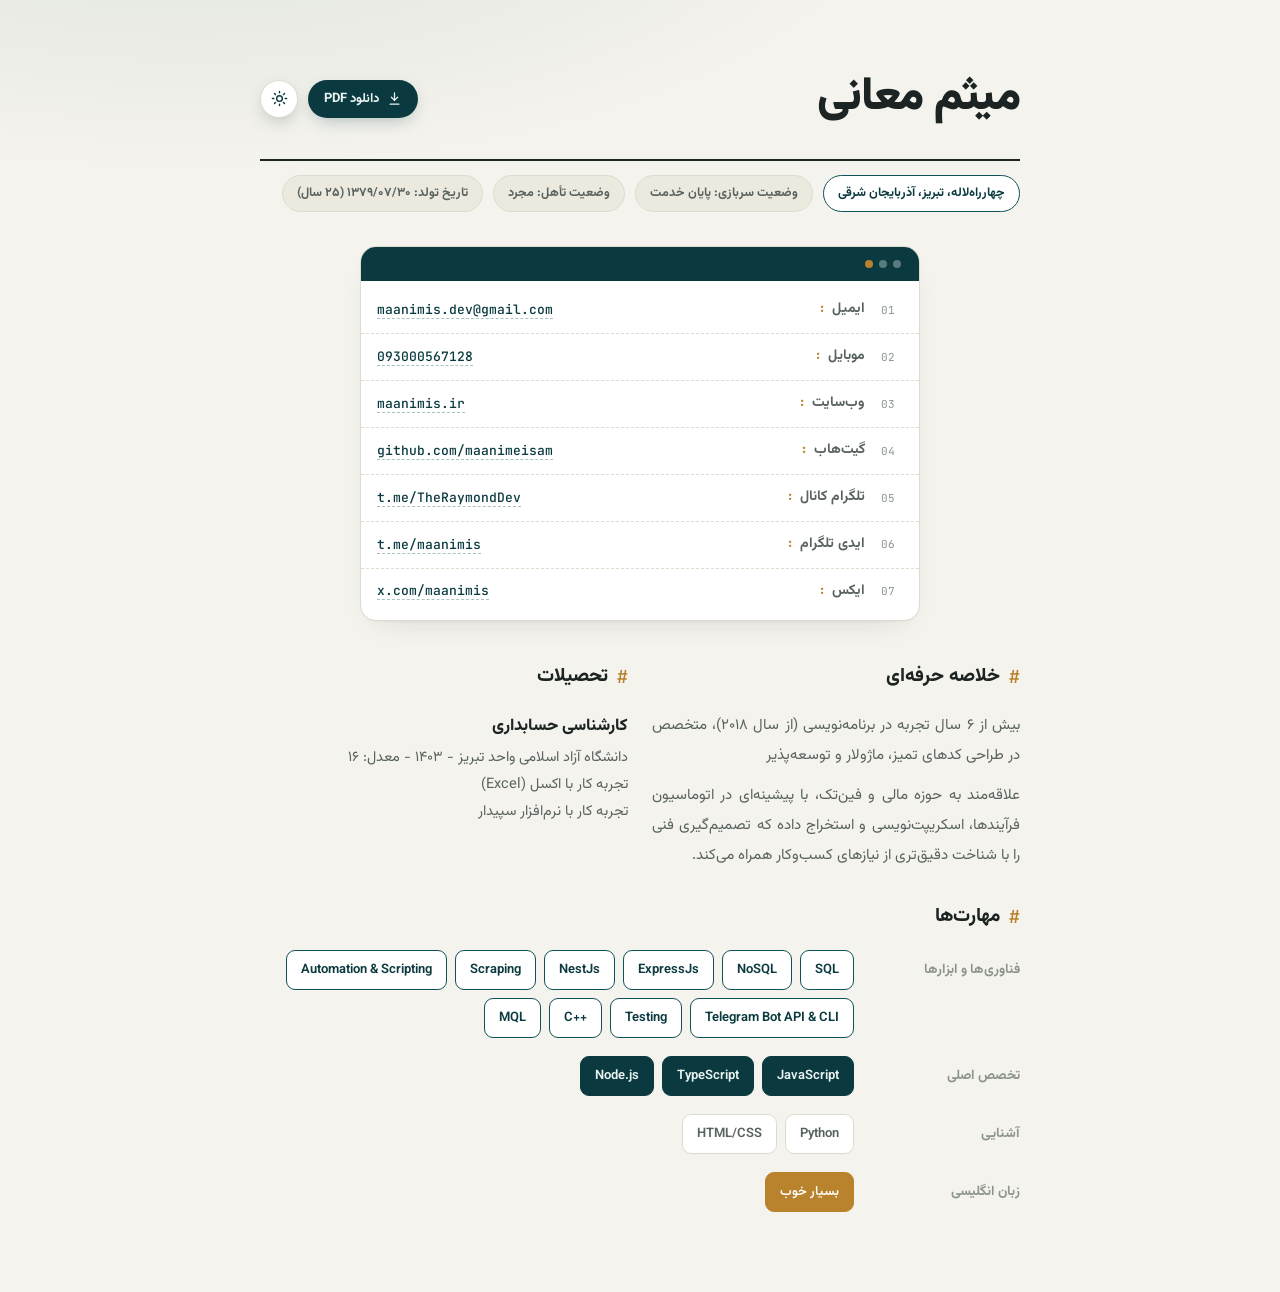
<file: index.html>
<!doctype html>
<html lang="fa" dir="rtl">
  <head>
    <meta charset="UTF-8" />
    <meta name="viewport" content="width=device-width, initial-scale=1.0" />
    <title>میثم معانی — رزومه</title>
    <link rel="preconnect" href="https://fonts.googleapis.com" />
    <link rel="preconnect" href="https://fonts.gstatic.com" crossorigin />
    <link
      href="https://fonts.googleapis.com/css2?family=Vazirmatn:wght@400;500;600;700;800;900&family=JetBrains+Mono:wght@400;500;600;700&display=swap"
      rel="stylesheet"
    />
    <link rel="stylesheet" href="style.css" />
  </head>
  <body>
    <div class="page">
      <header class="hero">
        <div class="hero-top">
          <h1 class="name">میثم معانی</h1>
          <div class="header-actions">
            <button
              class="pdf-btn"
              onclick="window.print()"
              aria-label="دانلود به صورت PDF"
            >
              <svg
                viewBox="0 0 24 24"
                fill="none"
                stroke="currentColor"
                stroke-width="2"
                stroke-linecap="round"
                stroke-linejoin="round"
              >
                <path d="M12 3v12" />
                <path d="M7 10l5 5 5-5" />
                <path d="M5 21h14" />
              </svg>
              <span class="pdf-btn-label">دانلود PDF</span>
            </button>

            <button
              class="theme-btn"
              id="themeToggle"
              aria-label="تغییر حالت تیره و روشن"
              title="حالت تیره / روشن"
            >
              <svg
                class="icon-sun"
                viewBox="0 0 24 24"
                fill="none"
                stroke="currentColor"
                stroke-width="2"
                stroke-linecap="round"
                stroke-linejoin="round"
              >
                <circle cx="12" cy="12" r="4" />
                <path
                  d="M12 2v2M12 20v2M4.93 4.93l1.41 1.41M17.66 17.66l1.41 1.41M2 12h2M20 12h2M4.93 19.07l1.41-1.41M17.66 6.34l1.41-1.41"
                />
              </svg>
              <svg
                class="icon-moon"
                viewBox="0 0 24 24"
                fill="none"
                stroke="currentColor"
                stroke-width="2"
                stroke-linecap="round"
                stroke-linejoin="round"
              >
                <path d="M21 12.79A9 9 0 1 1 11.21 3 7 7 0 0 0 21 12.79z" />
              </svg>
            </button>
          </div>
        </div>
        <div class="badges">
          <span class="badge location"
            >چهارراه‌لاله، تبریز، آذربایجان شرقی</span
          >
          <span class="badge">وضعیت سربازی: پایان خدمت</span>
          <span class="badge">وضعیت تأهل: مجرد</span>
          <span class="badge">تاریخ تولد: ۱۳۷۹/۰۷/۳۰ (۲۵ سال)</span>
        </div>
      </header>

      <section class="record-card" aria-label="اطلاعات تماس">
        <div class="record-head">
          <span class="record-dots"><i></i><i></i><i></i></span>
        </div>
        <ul class="record-list">
          <li>
            <span class="line-no mono">01</span>
            <span class="key">ایمیل</span>
            <span class="colon">:</span>
            <span class="value mono"
              ><a href="mailto:maanimis.dev@gmail.com"
                >maanimis.dev@gmail.com</a
              ></span
            >
          </li>
          <li>
            <span class="line-no mono">02</span>
            <span class="key">موبایل</span>
            <span class="colon">:</span>
            <span class="value mono"
              ><a href="tel:+989300567128">093000567128</a></span
            >
          </li>
          <li>
            <span class="line-no mono">03</span>
            <span class="key">وب‌سایت</span>
            <span class="colon">:</span>
            <span class="value mono"
              ><a href="https://maanimis.ir" target="_blank" rel="noopener"
                >maanimis.ir</a
              ></span
            >
          </li>
          <li>
            <span class="line-no mono">04</span>
            <span class="key">گیت‌هاب</span>
            <span class="colon">:</span>
            <span class="value mono"
              ><a
                href="https://github.com/maanimeisam"
                target="_blank"
                rel="noopener"
                >github.com/maanimeisam</a
              ></span
            >
          </li>
          <li>
            <span class="line-no mono">05</span>
            <span class="key">تلگرام کانال</span>
            <span class="colon">:</span>
            <span class="value mono"
              ><a
                href="https://t.me/TheRaymondDev"
                target="_blank"
                rel="noopener"
                >t.me/TheRaymondDev</a
              ></span
            >
          </li>
          <li>
            <span class="line-no mono">06</span>
            <span class="key">ایدی تلگرام</span>
            <span class="colon">:</span>
            <span class="value mono"
              ><a href="https://t.me/maanimis" target="_blank" rel="noopener"
                >t.me/maanimis</a
              ></span
            >
          </li>
          <li>
            <span class="line-no mono">07</span>
            <span class="key">ایکس</span>
            <span class="colon">:</span>
            <span class="value mono"
              ><a href="https://x.com/maanimis" target="_blank" rel="noopener"
                >x.com/maanimis</a
              ></span
            >
          </li>
        </ul>
      </section>

      <div class="blocks-grid">
        <div class="blocks-pair">
          <section class="block">
            <h2 class="block-title">
              <span class="tag">#</span> خلاصه حرفه‌ای
            </h2>
            <p class="summary">
              بیش از ۶ سال تجربه در برنامه‌نویسی (از سال ۲۰۱۸)، متخصص در طراحی
              کدهای تمیز، ماژولار و توسعه‌پذیر
            </p>
            <p class="summary">
              علاقه‌مند به حوزه مالی و فین‌تک، با پیشینه‌ای در اتوماسیون
              فرآیندها، اسکریپت‌نویسی و استخراج داده که تصمیم‌گیری فنی را با
              شناخت دقیق‌تری از نیازهای کسب‌وکار همراه می‌کند.
            </p>
          </section>

          <section class="block">
            <h2 class="block-title"><span class="tag">#</span> تحصیلات</h2>
            <div class="edu">
              <h3>کارشناسی حسابداری</h3>
              <p>
                دانشگاه آزاد اسلامی واحد تبریز
                <span class="dot">-</span>
                <span>۱۴۰۳</span>
                <span class="dot">-</span>
                <span>معدل: ۱۶</span>
              </p>
              <p>تجربه کار با اکسل (Excel)</p>
              <p>تجربه کار با نرم‌افزار سپیدار</p>
            </div>
          </section>
        </div>

        <div class="blocks-solo">
          <section class="block">
            <h2 class="block-title"><span class="tag">#</span> مهارت‌ها</h2>
            <div class="skills-grid">
              <div class="skill-row">
                <span class="skill-label">فناوری‌ها و ابزارها</span>
                <div class="chips">
                  <span class="chip chip-known">SQL</span>
                  <span class="chip chip-known">NoSQL</span>
                  <span class="chip chip-known">ExpressJs</span>
                  <span class="chip chip-known">NestJs</span>
                  <span class="chip chip-known">Scraping</span>
                  <span class="chip chip-known"
                    >Automation &amp; Scripting</span
                  >
                  <span class="chip chip-known"
                    >Telegram Bot API &amp; CLI</span
                  >
                  <span class="chip chip-known">Testing</span>
                  <span class="chip chip-known">C++</span>
                  <span class="chip chip-known">MQL</span>
                </div>
              </div>

              <div class="skill-row">
                <span class="skill-label">تخصص اصلی</span>
                <div class="chips">
                  <span class="chip chip-primary">JavaScript</span>
                  <span class="chip chip-primary">TypeScript</span>
                  <span class="chip chip-primary">Node.js</span>
                </div>
              </div>

              <div class="skill-row">
                <span class="skill-label">آشنایی</span>
                <div class="chips">
                  <span class="chip">Python</span>
                  <span class="chip">HTML/CSS</span>
                </div>
              </div>

              <div class="skill-row">
                <span class="skill-label">زبان انگلیسی</span>
                <div class="chips">
                  <span class="chip chip-lang fa">بسیار خوب</span>
                </div>
              </div>
            </div>
          </section>
        </div>
      </div>
    </div>

    <script src="script.js"></script>
  </body>
</html>
</file>
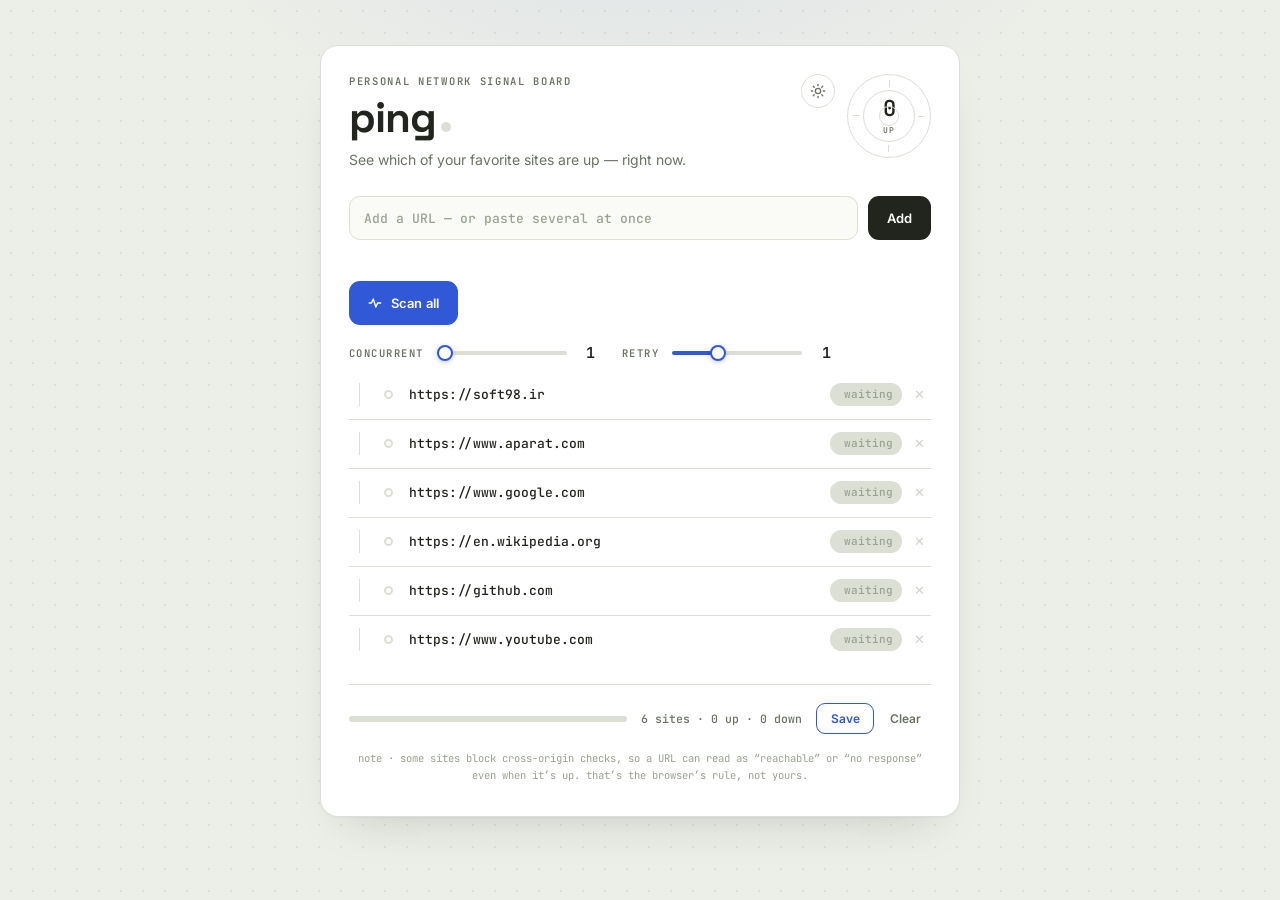
<file: ping.html>
<!doctype html>
<html lang="en">
  <head>
    <meta charset="UTF-8" />
    <meta name="viewport" content="width=device-width, initial-scale=1" />
    <title>ping — network signal board</title>
    <meta
      name="description"
      content="A tiny browser tool that checks whether your favorite sites are up."
    />
    <link
      rel="icon"
      href="data:image/svg+xml,<svg xmlns='http://www.w3.org/2000/svg' viewBox='0 0 16 16'><circle cx='8' cy='8' r='5' fill='%2317804E'/></svg>"
    />
    <link rel="preconnect" href="https://fonts.googleapis.com" />
    <link rel="preconnect" href="https://fonts.gstatic.com" crossorigin />
    <link
      href="https://fonts.googleapis.com/css2?family=Inter:wght@400;500;600&family=JetBrains+Mono:wght@400;500;600&family=Space+Grotesk:wght@500;700&display=swap"
      rel="stylesheet"
    />
    <style>
      :root {
        --paper: #eceee8;
        --card: #ffffff;
        --ink: #22251e;
        --muted: #6b7365;
        --faint: #9aa391;
        --line: #dce0d4;
        --ok: #17804e;
        --ok-wash: #e5f2e9;
        --bad: #c53b33;
        --bad-wash: #f8e9e6;
        --busy: #b97b0f;
        --busy-wash: #f6ebd6;
        --accent: #3158d6;
        --accent-wash: #e9eefc;
        --input-bg: #fafbf7;
        --input-bg-focus: #ffffff;
        --add-btn-bg: var(--ink);
        --add-btn-fg: #ffffff;
        --add-btn-hover: #34382e;
        --mono:
          "JetBrains Mono", ui-monospace, SFMono-Regular, Menlo, monospace;
        --sans: "Inter", system-ui, -apple-system, "Segoe UI", sans-serif;
        --display: "Space Grotesk", var(--sans);
      }

      body.dark {
        --paper: #12141a;
        --card: #1b1f27;
        --ink: #f5f7f2;
        --muted: #c2c9d3;
        --faint: #8891a1;
        --line: #2c3240;
        --ok: #4ade94;
        --ok-wash: rgba(74, 222, 148, 0.16);
        --bad: #ff7a6e;
        --bad-wash: rgba(255, 122, 110, 0.16);
        --busy: #f7b84e;
        --busy-wash: rgba(247, 184, 78, 0.16);
        --accent: #8aa5ff;
        --accent-wash: rgba(138, 165, 255, 0.16);
        --input-bg: #20242f;
        --input-bg-focus: #252a37;
        --add-btn-bg: #f5f7f2;
        --add-btn-fg: #14161b;
        --add-btn-hover: #ffffff;
      }

      * {
        box-sizing: border-box;
      }
      html,
      body {
        margin: 0;
        padding: 0;
      }
      body {
        font-family: var(--sans);
        color: var(--ink);
        background-color: var(--paper);
        background-image:
          radial-gradient(
            640px 320px at 50% -80px,
            rgba(49, 88, 214, 0.07),
            transparent 70%
          ),
          radial-gradient(rgba(34, 37, 30, 0.07) 1px, transparent 1.5px);
        background-size:
          auto,
          22px 22px;
        -webkit-font-smoothing: antialiased;
        min-height: 100vh;
        display: flex;
        flex-direction: column;
        align-items: center;
        padding: 0 16px 56px;
        transition:
          background-color 0.25s ease,
          color 0.25s ease;
      }
      body.dark {
        background-image:
          radial-gradient(
            640px 320px at 50% -80px,
            rgba(138, 165, 255, 0.12),
            transparent 70%
          ),
          radial-gradient(rgba(255, 255, 255, 0.05) 1px, transparent 1.5px);
      }
      ::selection {
        background: var(--accent-wash);
      }
      button {
        font-family: inherit;
      }
      [hidden] {
        display: none !important;
      }

      .board {
        width: 100%;
        max-width: 640px;
        margin: clamp(20px, 5vh, 48px) 0 0;
        background: var(--card);
        border: 1px solid var(--line);
        border-radius: 18px;
        padding: 28px 28px 22px;
        box-shadow:
          0 1px 0 rgba(34, 37, 30, 0.03),
          0 24px 48px -28px rgba(34, 37, 30, 0.22);
        transition:
          background-color 0.25s ease,
          border-color 0.25s ease,
          box-shadow 0.25s ease;
      }
      body.dark .board {
        box-shadow:
          0 1px 0 rgba(0, 0, 0, 0.35),
          0 24px 48px -28px rgba(0, 0, 0, 0.7);
      }

      .masthead {
        display: flex;
        justify-content: space-between;
        align-items: flex-start;
        gap: 22px;
        flex-wrap: wrap;
        margin-bottom: 26px;
      }
      .eyebrow {
        margin: 0 0 9px;
        font-family: var(--mono);
        font-weight: 600;
        font-size: 10.5px;
        letter-spacing: 0.16em;
        text-transform: uppercase;
        color: var(--muted);
      }
      .wordmark {
        margin: 0;
        font-family: var(--display);
        font-weight: 700;
        font-size: 42px;
        line-height: 1;
        letter-spacing: -0.02em;
      }
      .wd-dot {
        display: inline-block;
        width: 10px;
        height: 10px;
        border-radius: 50%;
        vertical-align: baseline;
        margin-left: 4px;
        background: var(--line);
        transition:
          background 0.3s,
          box-shadow 0.3s;
      }
      .masthead.health-ok .wd-dot {
        background: var(--ok);
        box-shadow: 0 0 0 4px var(--ok-wash);
      }
      .masthead.health-bad .wd-dot {
        background: var(--bad);
        box-shadow: 0 0 0 4px var(--bad-wash);
      }
      .tagline {
        margin: 10px 0 0;
        font-size: 14px;
        color: var(--muted);
        max-width: 40ch;
        line-height: 1.5;
      }

      .masthead-right {
        display: flex;
        align-items: flex-start;
        gap: 12px;
        margin-left: auto;
      }

      .theme-toggle {
        flex: none;
        width: 34px;
        height: 34px;
        border-radius: 50%;
        border: 1px solid var(--line);
        background: var(--card);
        color: var(--muted);
        display: flex;
        align-items: center;
        justify-content: center;
        cursor: pointer;
        transition:
          background 0.2s,
          color 0.2s,
          border-color 0.2s,
          transform 0.12s;
      }
      .theme-toggle:hover {
        border-color: var(--accent);
        color: var(--accent);
        transform: translateY(-1px);
      }
      .theme-toggle:active {
        transform: translateY(0);
      }
      .theme-toggle:focus-visible {
        outline: none;
        box-shadow: 0 0 0 3px var(--accent-wash);
      }
      .theme-toggle .ic-moon {
        display: none;
      }
      body.dark .theme-toggle .ic-sun {
        display: none;
      }
      body.dark .theme-toggle .ic-moon {
        display: block;
      }

      .gauge {
        position: relative;
        flex: none;
        width: 84px;
        height: 84px;
        border-radius: 50%;
        border: 1px solid var(--line);
        background: var(--card);
      }
      .gauge::before,
      .gauge::after {
        content: "";
        position: absolute;
        border: 1px solid var(--line);
        border-radius: 50%;
      }
      .gauge::before {
        inset: 15px;
      }
      .gauge::after {
        inset: 31px;
      }
      .gauge-sweep {
        position: absolute;
        inset: 0;
        border-radius: 50%;
        overflow: hidden;
      }
      .gauge-sweep::before {
        content: "";
        position: absolute;
        inset: 0;
        border-radius: 50%;
        opacity: 0;
        background: conic-gradient(
          from 0deg,
          transparent 0 300deg,
          rgba(49, 88, 214, 0.14) 300deg 330deg,
          rgba(49, 88, 214, 0.3) 330deg 360deg
        );
      }
      body.dark .gauge-sweep::before {
        background: conic-gradient(
          from 0deg,
          transparent 0 300deg,
          rgba(138, 165, 255, 0.22) 300deg 330deg,
          rgba(138, 165, 255, 0.42) 330deg 360deg
        );
      }
      .gauge-sweep::after {
        content: "";
        position: absolute;
        inset: 5px;
        border-radius: 50%;
        background: repeating-conic-gradient(
          var(--line) 0 1deg,
          transparent 1deg 90deg
        );
      }
      body.scanning .gauge-sweep::before {
        opacity: 1;
        animation: spin 2.6s linear infinite;
      }
      .gauge-core {
        position: absolute;
        inset: 0;
        display: flex;
        flex-direction: column;
        align-items: center;
        justify-content: center;
      }
      .gauge-num {
        font-family: var(--mono);
        font-weight: 600;
        font-size: 22px;
        line-height: 1;
        color: var(--ink);
      }
      .gauge-cap {
        margin-top: 5px;
        font-family: var(--mono);
        font-weight: 600;
        font-size: 8px;
        letter-spacing: 0.16em;
        text-transform: uppercase;
        color: var(--muted);
      }
      @keyframes spin {
        to {
          transform: rotate(360deg);
        }
      }

      .addrow {
        display: flex;
        gap: 10px;
      }
      .url-input {
        flex: 1;
        min-width: 0;
        height: 44px;
        padding: 0 14px;
        font-family: var(--mono);
        font-weight: 500;
        font-size: 13px;
        color: var(--ink);
        background: var(--input-bg);
        border: 1px solid var(--line);
        border-radius: 11px;
        transition:
          border-color 0.2s,
          box-shadow 0.2s,
          background 0.2s;
      }
      .url-input::placeholder {
        color: var(--faint);
      }
      .url-input:hover {
        border-color: var(--accent);
      }
      .url-input:focus {
        outline: none;
        border-color: var(--accent);
        background: var(--input-bg-focus);
        box-shadow: 0 0 0 3px var(--accent-wash);
      }
      .btn {
        font-weight: 600;
        font-size: 13px;
        line-height: 1;
        letter-spacing: 0.01em;
        border-radius: 11px;
        padding: 0 18px;
        height: 44px;
        cursor: pointer;
        border: 1px solid transparent;
        transition:
          transform 0.12s ease,
          background 0.2s ease,
          box-shadow 0.2s ease,
          color 0.2s ease;
      }
      .btn:active {
        transform: translateY(1px) scale(0.99);
      }
      .btn:focus-visible {
        outline: none;
        box-shadow: 0 0 0 3px rgba(49, 88, 214, 0.3);
      }
      .add-btn {
        background: var(--add-btn-bg);
        color: var(--add-btn-fg);
      }
      .add-btn:hover {
        background: var(--add-btn-hover);
        box-shadow: 0 8px 18px -10px rgba(34, 37, 30, 0.5);
      }

      .hint {
        min-height: 16px;
        margin: 9px 2px 0;
        font-family: var(--mono);
        font-weight: 500;
        font-size: 11px;
        color: var(--muted);
        opacity: 0;
        transition: opacity 0.25s;
      }
      .hint.show {
        opacity: 1;
      }

      .controls {
        display: flex;
        align-items: center;
        justify-content: space-between;
        gap: 18px;
        flex-wrap: wrap;
        margin-top: 16px;
      }
      .scan-btn {
        display: inline-flex;
        align-items: center;
        gap: 9px;
        background: var(--accent);
        color: #fff;
      }
      .scan-btn:hover {
        background: var(--accent);
        filter: brightness(1.12);
        box-shadow: 0 10px 22px -12px rgba(49, 88, 214, 0.55);
      }
      .scan-btn:disabled {
        cursor: default;
      }
      .scan-btn.is-busy {
        background: var(--accent);
        opacity: 0.85;
        box-shadow: none;
      }
      .scan-btn .ic {
        display: inline-flex;
      }
      .scan-btn .spinner {
        display: none;
        width: 13px;
        height: 13px;
        border-radius: 50%;
        border: 2px solid rgba(255, 255, 255, 0.35);
        border-top-color: #fff;
        animation: spin 0.7s linear infinite;
      }
      .scan-btn.is-busy .ic {
        display: none;
      }
      .scan-btn.is-busy .spinner {
        display: block;
      }
      .conc {
        display: flex;
        align-items: center;
        gap: 11px;
      }
      .conc-label {
        font-family: var(--mono);
        font-weight: 600;
        font-size: 10.5px;
        letter-spacing: 0.14em;
        text-transform: uppercase;
        color: var(--muted);
      }
      .conc-num {
        font-family: var(--mono);
        font-weight: 600;
        font-size: 15px;
        min-width: 22px;
        text-align: center;
        color: var(--ink);
      }
      input[type="range"].conc-slider {
        -webkit-appearance: none;
        appearance: none;
        width: 130px;
        height: 4px;
        border-radius: 99px;
        outline-offset: 6px;
        background: linear-gradient(
          90deg,
          var(--accent) var(--p, 30%),
          var(--line) var(--p, 30%)
        );
      }
      input[type="range"].conc-slider::-webkit-slider-thumb {
        -webkit-appearance: none;
        width: 16px;
        height: 16px;
        border-radius: 50%;
        background: var(--card);
        border: 2px solid var(--accent);
        box-shadow: 0 1px 4px rgba(34, 37, 30, 0.28);
        transition: transform 0.12s;
      }
      input[type="range"].conc-slider::-webkit-slider-thumb:hover,
      input[type="range"].conc-slider:active::-webkit-slider-thumb {
        transform: scale(1.12);
      }
      input[type="range"].conc-slider::-moz-range-thumb {
        width: 13px;
        height: 13px;
        border-radius: 50%;
        background: var(--card);
        border: 2px solid var(--accent);
        box-shadow: 0 1px 4px rgba(34, 37, 30, 0.28);
      }
      input[type="range"].conc-slider::-moz-range-track {
        background: transparent;
      }
      input[type="range"].conc-slider:focus-visible {
        outline: 2px solid rgba(49, 88, 214, 0.35);
      }
      .conc-slider:disabled {
        opacity: 0.45;
        cursor: default;
      }
      .ctrl-group {
        display: flex;
        align-items: center;
        gap: 20px;
        flex-wrap: wrap;
      }

      .progress {
        margin-top: 20px;
        display: none;
      }
      .progress.visible {
        display: block;
      }
      .progress-track {
        height: 3px;
        background: var(--line);
        border-radius: 99px;
        overflow: hidden;
      }
      .progress-fill {
        height: 100%;
        width: 0%;
        background: var(--accent);
        border-radius: 99px;
        transition: width 0.3s ease;
      }
      .progress-label {
        margin-top: 8px;
        font-family: var(--mono);
        font-weight: 500;
        font-size: 11px;
        color: var(--muted);
      }

      .wirelist {
        list-style: none;
        margin: 8px 0 0;
        padding: 0;
      }
      .row {
        display: grid;
        grid-template-columns: 16px 26px 1fr auto;
        gap: 8px;
        align-items: center;
        padding: 12px 2px 13px;
        border-top: 1px solid var(--line);
        opacity: 0;
        transform: translateY(5px);
        transition:
          opacity 0.35s ease,
          transform 0.35s ease,
          border-color 0.25s ease;
      }
      .row.in {
        opacity: 1;
        transform: none;
      }
      .row.out {
        opacity: 0;
        transform: translateY(-4px);
      }
      .row:first-child {
        border-top: none;
      }
      .wire {
        position: relative;
        justify-self: center;
        align-self: stretch;
        width: 1px;
        background: var(--line);
        transition: background 0.3s;
      }
      .row.scanning .wire {
        background: var(--busy);
      }
      .row.ok .wire {
        background: var(--ok);
      }
      .row.bad .wire {
        background: var(--bad);
      }
      .row.reachable .wire {
        background: var(--busy);
      }
      .wire .pulse {
        position: absolute;
        left: 50%;
        top: -4px;
        margin-left: -3px;
        width: 6px;
        height: 6px;
        border-radius: 50%;
        background: var(--busy);
        box-shadow: 0 0 10px 2px rgba(185, 123, 15, 0.45);
        opacity: 0;
      }
      .row.scanning .wire .pulse {
        animation: travel 0.64s linear infinite;
      }
      @keyframes travel {
        0% {
          top: -4px;
          opacity: 0;
        }
        12% {
          opacity: 1;
        }
        85% {
          opacity: 1;
        }
        100% {
          top: calc(100% - 2px);
          opacity: 0;
        }
      }
      .lamp {
        justify-self: center;
        align-self: center;
        width: 9px;
        height: 9px;
        border-radius: 50%;
        border: 2px solid var(--line);
        background: transparent;
        transition:
          background 0.25s,
          border-color 0.25s,
          box-shadow 0.25s;
      }
      .row.scanning .lamp {
        border-color: var(--busy);
        background: var(--busy);
        animation: lampbusy 1s ease-out infinite;
      }
      .row.ok .lamp {
        border-color: var(--ok);
        background: var(--ok);
        box-shadow: 0 0 0 4px var(--ok-wash);
        animation: pop 0.32s cubic-bezier(0.2, 0.9, 0.3, 1.4);
      }
      .row.bad .lamp {
        border-color: var(--bad);
        background: var(--bad);
        box-shadow: 0 0 0 4px var(--bad-wash);
        animation: pop 0.32s cubic-bezier(0.2, 0.9, 0.3, 1.4);
      }
      .row.reachable .lamp {
        border-color: var(--busy);
        background: var(--busy);
        box-shadow: 0 0 0 4px var(--busy-wash);
        animation: pop 0.32s cubic-bezier(0.2, 0.9, 0.3, 1.4);
      }
      @keyframes lampbusy {
        0% {
          box-shadow: 0 0 0 0 rgba(185, 123, 15, 0.4);
        }
        100% {
          box-shadow: 0 0 0 8px rgba(185, 123, 15, 0);
        }
      }
      @keyframes pop {
        0% {
          transform: scale(0.4);
        }
        100% {
          transform: scale(1);
        }
      }

      .cell {
        min-width: 0;
      }
      .url {
        display: block;
        overflow: hidden;
        text-overflow: ellipsis;
        white-space: nowrap;
        font-family: var(--mono);
        font-weight: 500;
        font-size: 13px;
        color: var(--ink);
        text-decoration: none;
        transition: color 0.2s;
      }
      .url:hover {
        color: var(--accent);
        text-decoration: underline;
        text-underline-offset: 3px;
      }

      .right {
        display: flex;
        align-items: center;
        gap: 8px;
      }
      .status {
        display: inline-flex;
        align-items: center;
        gap: 5px;
        font-family: var(--mono);
        font-weight: 500;
        font-size: 11px;
        line-height: 1;
        white-space: nowrap;
        padding: 6px 9px;
        border-radius: 999px;
        transition:
          background 0.3s,
          color 0.3s;
      }
      .status[data-state="wait"] {
        background: var(--line);
        color: var(--faint);
      }
      .status[data-state="scanning"] {
        background: var(--busy-wash);
        color: var(--busy);
        animation: chipblink 1.1s ease-in-out infinite;
      }
      .status[data-state="ok"] {
        background: var(--ok-wash);
        color: var(--ok);
      }
      .status[data-state="bad"] {
        background: var(--bad-wash);
        color: var(--bad);
      }
      .status[data-state="reachable"] {
        background: var(--busy-wash);
        color: var(--busy);
      }
      @keyframes chipblink {
        0%,
        100% {
          opacity: 1;
        }
        50% {
          opacity: 0.55;
        }
      }
      .st-ic {
        display: inline-flex;
      }
      .st-ic svg {
        display: block;
        width: 11px;
        height: 11px;
      }
      .rm {
        background: none;
        border: none;
        cursor: pointer;
        padding: 4px;
        border-radius: 8px;
        font-size: 13px;
        line-height: 1;
        color: var(--faint);
        opacity: 0.45;
        transition:
          opacity 0.2s,
          color 0.2s,
          background 0.2s;
      }
      .row:hover .rm,
      .rm:focus-visible {
        opacity: 1;
      }
      .rm:hover {
        color: var(--bad);
        background: var(--bad-wash);
      }

      .empty {
        text-align: center;
        padding: 44px 0 34px;
      }
      .wire-ill {
        position: relative;
        width: 132px;
        height: 2px;
        margin: 0 auto 22px;
        background: repeating-linear-gradient(
          90deg,
          var(--line) 0 6px,
          transparent 6px 12px
        );
      }
      .wl-dot {
        position: absolute;
        left: 50%;
        top: 50%;
        transform: translate(-50%, -50%);
        width: 9px;
        height: 9px;
        border-radius: 50%;
        background: var(--card);
        border: 2px solid var(--faint);
      }
      .empty-title {
        margin: 0;
        font-family: var(--display);
        font-weight: 500;
        font-size: 17px;
        color: var(--ink);
      }
      .empty-sub {
        margin: 7px 0 0;
        font-size: 13px;
        color: var(--muted);
      }
      .sugs {
        display: flex;
        justify-content: center;
        gap: 8px;
        flex-wrap: wrap;
        margin-top: 18px;
      }
      .sug {
        font-family: var(--mono);
        font-weight: 500;
        font-size: 12px;
        color: var(--ink);
        background: var(--card);
        border: 1px solid var(--line);
        border-radius: 999px;
        padding: 7px 12px;
        cursor: pointer;
        transition:
          border-color 0.2s,
          background 0.2s,
          transform 0.12s;
      }
      .sug:hover {
        border-color: var(--accent);
        background: var(--accent-wash);
        transform: translateY(-1px);
      }

      .summary {
        display: flex;
        align-items: center;
        gap: 14px;
        margin-top: 20px;
        padding-top: 18px;
        border-top: 1px solid var(--line);
      }
      .meter {
        flex: 1;
        display: flex;
        height: 6px;
        border-radius: 99px;
        overflow: hidden;
        background: var(--line);
      }
      .meter i {
        display: block;
        height: 100%;
        transition: width 0.35s ease;
      }
      .m-ok {
        background: var(--ok);
      }
      .m-bad {
        background: var(--bad);
      }
      .counts {
        margin: 0;
        font-family: var(--mono);
        font-weight: 500;
        font-size: 11.5px;
        color: var(--muted);
        white-space: nowrap;
      }
      .clear-btn {
        background: none;
        border: none;
        cursor: pointer;
        padding: 7px 10px;
        border-radius: 9px;
        font-weight: 600;
        font-size: 12px;
        color: var(--muted);
        transition:
          color 0.2s,
          background 0.2s;
      }
      .clear-btn:hover {
        color: var(--bad);
        background: var(--bad-wash);
      }
      .footer-actions {
        display: flex;
        align-items: center;
        gap: 6px;
      }
      .save-btn {
        min-width: 58px;
        text-align: center;
        background: none;
        border: 1px solid var(--accent);
        border-radius: 9px;
        padding: 7px 12px;
        font-weight: 600;
        font-size: 12px;
        color: var(--accent);
        cursor: pointer;
        transition:
          background 0.2s,
          color 0.2s,
          transform 0.12s;
      }
      .save-btn:hover {
        background: var(--accent);
        color: #fff;
      }
      .save-btn:active {
        transform: translateY(1px);
      }
      .save-btn.saved {
        background: var(--ok);
        border-color: var(--ok);
        color: #fff;
      }
      .save-btn:disabled {
        opacity: 0.5;
        cursor: default;
      }

      .note {
        margin-top: 16px;
        text-align: center;
        font-family: var(--mono);
        font-weight: 400;
        font-size: 10.5px;
        line-height: 1.6;
        color: var(--faint);
      }

      @media (hover: none) {
        .rm {
          opacity: 1;
        }
      }

      @media (max-width: 560px) {
        .board {
          margin-top: 14px;
          border-radius: 16px;
          padding: 20px 16px 18px;
        }
        .wordmark {
          font-size: 34px;
        }
        .gauge {
          width: 68px;
          height: 68px;
        }
        .gauge::before {
          inset: 12px;
        }
        .gauge::after {
          inset: 25px;
        }
        .row {
          grid-template-columns: 14px 22px 1fr auto;
          gap: 6px;
        }
        .url {
          font-size: 12px;
        }
        .status {
          padding: 5px 8px;
        }
        .summary {
          flex-wrap: wrap;
        }
        .meter {
          min-width: 120px;
        }
        .theme-toggle {
          width: 30px;
          height: 30px;
        }
      }

      @media (prefers-reduced-motion: reduce) {
        *,
        *::before,
        *::after {
          animation-duration: 0.001s !important;
          animation-iteration-count: 1 !important;
          transition-duration: 0.001s !important;
        }
      }
    </style>
  </head>
  <body>
    <main class="board">
      <header class="masthead" id="masthead">
        <div>
          <p class="eyebrow">personal network signal board</p>
          <h1 class="wordmark">ping<span class="wd-dot"></span></h1>
          <p class="tagline">
            See which of your favorite sites are up — right now.
          </p>
        </div>
        <div class="masthead-right">
          <button
            class="theme-toggle"
            id="theme-toggle"
            type="button"
            aria-label="Toggle dark mode"
            title="Toggle dark mode"
          >
            <svg
              class="ic-sun"
              viewBox="0 0 24 24"
              width="16"
              height="16"
              fill="none"
              stroke="currentColor"
              stroke-width="2"
              stroke-linecap="round"
              stroke-linejoin="round"
              aria-hidden="true"
            >
              <circle cx="12" cy="12" r="4" />
              <path
                d="M12 2v2M12 20v2M4.93 4.93l1.41 1.41M17.66 17.66l1.41 1.41M2 12h2M20 12h2M4.93 19.07l1.41-1.41M17.66 6.34l1.41-1.41"
              />
            </svg>
            <svg
              class="ic-moon"
              viewBox="0 0 24 24"
              width="16"
              height="16"
              fill="none"
              stroke="currentColor"
              stroke-width="2"
              stroke-linecap="round"
              stroke-linejoin="round"
              aria-hidden="true"
            >
              <path d="M21 12.79A9 9 0 1 1 11.21 3 7 7 0 0 0 21 12.79z" />
            </svg>
          </button>
          <div class="gauge" aria-hidden="true">
            <div class="gauge-sweep"></div>
            <div class="gauge-core">
              <span class="gauge-num" id="gauge-num">0</span>
              <span class="gauge-cap">up</span>
            </div>
          </div>
        </div>
      </header>

      <form class="addrow" id="addform">
        <input
          class="url-input"
          id="url-input"
          type="text"
          placeholder="Add a URL — or paste several at once"
          autocomplete="off"
          spellcheck="false"
          aria-label="URL to check"
        />
        <button class="btn add-btn" type="submit">Add</button>
      </form>
      <p class="hint" id="hint" role="status"></p>

      <div class="controls">
        <button class="btn scan-btn" id="scan">
          <svg
            class="ic"
            viewBox="0 0 16 16"
            width="14"
            height="14"
            aria-hidden="true"
          >
            <path
              d="M1.5 8h2.5l2-4.5 3 9 2-4.5H14.5"
              fill="none"
              stroke="currentColor"
              stroke-width="1.6"
              stroke-linecap="round"
              stroke-linejoin="round"
            />
          </svg>
          <span class="lbl" id="scan-lbl">Scan all</span>
          <span class="spinner" aria-hidden="true"></span>
        </button>
        <div class="ctrl-group">
          <label class="conc">
            <span class="conc-label">Concurrent</span>
            <input
              class="conc-slider"
              id="conc"
              type="range"
              min="1"
              max="8"
              value="1"
              aria-label="Concurrent checks"
            />
            <output class="conc-num" id="conc-num" for="conc">1</output>
          </label>
          <label class="conc">
            <span class="conc-label">Retry</span>
            <input
              class="conc-slider"
              id="retry"
              type="range"
              min="0"
              max="3"
              value="1"
              aria-label="Retries per URL"
            />
            <output class="conc-num" id="retry-num" for="retry">1</output>
          </label>
        </div>
      </div>

      <div class="progress" id="progress">
        <div class="progress-track">
          <div class="progress-fill" id="progress-fill"></div>
        </div>
        <p class="progress-label" id="prog-label"></p>
      </div>

      <ul class="wirelist" id="list"></ul>

      <div class="empty" id="empty" hidden>
        <div class="wire-ill"><span class="wl-dot"></span></div>
        <p class="empty-title">The wire is empty.</p>
        <p class="empty-sub">Add a URL above, or drop in a few:</p>
        <div class="sugs">
          <button type="button" class="sug" data-add="google.com">
            google.com
          </button>
          <button type="button" class="sug" data-add="wikipedia.org">
            wikipedia.org
          </button>
          <button type="button" class="sug" data-add="github.com">
            github.com
          </button>
        </div>
      </div>

      <footer class="summary">
        <div class="meter">
          <i class="m-ok" id="meter-ok"></i><i class="m-bad" id="meter-bad"></i>
        </div>
        <p class="counts" id="counts"></p>
        <div class="footer-actions">
          <button class="save-btn" id="save" type="button">Save</button>
          <button class="clear-btn" id="clear" type="button">Clear</button>
        </div>
      </footer>

      <p class="note">
        note · some sites block cross-origin checks, so a URL can read as
        “reachable” or “no response” even when it’s up. that’s the browser’s
        rule, not yours.
      </p>
    </main>

    <script>
      const $ = (s, r = document) => r.querySelector(s);
      const listEl = $("#list");
      const formEl = $("#addform");
      const inputEl = $("#url-input");
      const hintEl = $("#hint");
      const scanBtn = $("#scan");
      const scanLbl = $("#scan-lbl");
      const concEl = $("#conc");
      const concOut = $("#conc-num");
      const retryEl = $("#retry");
      const retryOut = $("#retry-num");
      const saveBtn = $("#save");
      const gaugeNum = $("#gauge-num");
      const mastheadEl = $("#masthead");
      const progEl = $("#progress");
      const progFill = $("#progress-fill");
      const progLabel = $("#prog-label");
      const meterOk = $("#meter-ok");
      const meterBad = $("#meter-bad");
      const countsEl = $("#counts");
      const emptyEl = $("#empty");
      const clearBtn = $("#clear");
      const themeToggle = $("#theme-toggle");

      const CHECK_SVG =
        '<svg viewBox="0 0 12 12" fill="none" stroke="currentColor" stroke-width="1.7" stroke-linecap="round" stroke-linejoin="round" aria-hidden="true"><path d="M2 6.3 4.8 9 10 3.6"/></svg>';
      const CROSS_SVG =
        '<svg viewBox="0 0 12 12" fill="none" stroke="currentColor" stroke-width="1.7" stroke-linecap="round" aria-hidden="true"><path d="M2.5 2.5 9.5 9.5M9.5 2.5 2.5 9.5"/></svg>';
      const DOT_SVG =
        '<svg viewBox="0 0 12 12" aria-hidden="true"><circle cx="6" cy="6" r="3.2" fill="currentColor"/></svg>';

      const initial = [
        "https://soft98.ir",
        "https://www.aparat.com",
        "https://www.google.com",
        "https://en.wikipedia.org",
        "https://github.com",
        "https://www.youtube.com",
      ];

      const hosts = new Set();
      let scanning = false;
      let doneCount = 0;
      let hintTimer = null;

      function normalize(u) {
        u = String(u || "").trim();
        if (u && !/^https?:\/\//i.test(u)) u = "https://" + u;
        return u;
      }

      function hostOf(u) {
        try {
          return new URL(u).hostname.replace(/^www\./, "");
        } catch (e) {
          return "";
        }
      }

      function validUrl(u) {
        try {
          const p = new URL(u);
          return (
            (p.protocol === "http:" || p.protocol === "https:") && !!p.hostname
          );
        } catch (e) {
          return false;
        }
      }

      function timeoutSignal(ms) {
        const c = new AbortController();
        setTimeout(() => c.abort(), ms);
        return c.signal;
      }

      function setHint(msg) {
        hintEl.textContent = msg;
        hintEl.classList.toggle("show", !!msg);
        clearTimeout(hintTimer);
        if (msg) hintTimer = setTimeout(() => setHint(""), 2800);
      }

      function createRow(raw) {
        const url = normalize(raw);
        const li = document.createElement("li");
        li.className = "row wait";
        li.dataset.url = url;
        li.dataset.host = hostOf(url);

        const wire = document.createElement("div");
        wire.className = "wire";
        const pulse = document.createElement("span");
        pulse.className = "pulse";
        wire.appendChild(pulse);

        const lamp = document.createElement("span");
        lamp.className = "lamp";

        const cell = document.createElement("div");
        cell.className = "cell";
        const a = document.createElement("a");
        a.className = "url";
        a.href = url;
        a.target = "_blank";
        a.rel = "noopener noreferrer";
        a.title = url;
        a.textContent = url;
        cell.appendChild(a);

        const right = document.createElement("div");
        right.className = "right";
        const st = document.createElement("span");
        st.className = "status";
        st.dataset.state = "wait";
        const ic = document.createElement("span");
        ic.className = "st-ic";
        const tx = document.createElement("span");
        tx.className = "st-tx";
        tx.textContent = "waiting";
        st.appendChild(ic);
        st.appendChild(tx);
        const rm = document.createElement("button");
        rm.className = "rm";
        rm.type = "button";
        rm.title = "Remove";
        rm.setAttribute("aria-label", "Remove " + url);
        rm.textContent = "✕";
        right.appendChild(st);
        right.appendChild(rm);

        li.append(wire, lamp, cell, right);
        listEl.appendChild(li);
        requestAnimationFrame(() => li.classList.add("in"));
        hosts.add(li.dataset.host);
        refresh();
        return li;
      }

      function setState(li, state, detail) {
        li.classList.remove("wait", "scanning", "ok", "bad", "reachable");
        li.classList.add(state);
        const st = li.querySelector(".status");
        st.dataset.state = state;
        const ic = st.querySelector(".st-ic");
        const tx = st.querySelector(".st-tx");
        if (state === "ok") {
          ic.innerHTML = CHECK_SVG;
          tx.textContent = detail.text;
          st.title = detail.title;
        } else if (state === "bad") {
          ic.innerHTML = CROSS_SVG;
          tx.textContent = detail.text;
          st.title = detail.title || "";
        } else if (state === "reachable") {
          ic.innerHTML = DOT_SVG;
          tx.textContent = detail.text;
          st.title = detail.title;
        } else if (state === "scanning") {
          ic.innerHTML = "";
          tx.textContent =
            detail && detail.attempt ? "retry " + detail.attempt : "checking…";
          st.title = "";
        } else {
          ic.innerHTML = "";
          tx.textContent = "waiting";
          st.title = "";
        }
        refresh();
      }

      function sleep(ms) {
        return new Promise((r) => setTimeout(r, ms));
      }

      async function attemptCheck(url) {
        const t0 = performance.now();
        const ms = () => Math.round(performance.now() - t0);
        try {
          const res = await fetch(url, {
            mode: "cors",
            cache: "no-store",
            redirect: "follow",
            signal: timeoutSignal(9000),
          });
          if (res.status === 200)
            return {
              kind: "ok",
              text: "200 · " + ms() + "ms",
              title: url + " — HTTP 200 · " + ms() + "ms",
            };
          return {
            kind: "bad",
            text: res.status + " · " + ms() + "ms",
            title: url + " — HTTP " + res.status + " · " + ms() + "ms",
          };
        } catch (e) {
          if (e && e.name === "AbortError")
            return {
              kind: "timeout",
              text: "timeout",
              title: url + " — no response within 9s",
            };
          try {
            await fetch(url, {
              mode: "no-cors",
              cache: "no-store",
              redirect: "follow",
              signal: timeoutSignal(9000),
            });
            return {
              kind: "reachable",
              text: "reachable",
              title:
                url +
                " — the server responded, but hides its status from cross-origin checks",
            };
          } catch (e2) {
            return {
              kind: e2 && e2.name === "AbortError" ? "timeout" : "unreachable",
              text: e2 && e2.name === "AbortError" ? "timeout" : "unreachable",
              title: url + " — could not reach it",
            };
          }
        }
      }

      async function checkRow(li) {
        const url = li.dataset.url;
        const retries = +retryEl.value || 0;
        let attempt = 0;
        while (true) {
          setState(li, "scanning", { attempt });
          const r = await attemptCheck(url);
          if (r.kind === "ok")
            return setState(li, "ok", { text: r.text, title: r.title });
          if (r.kind === "reachable")
            return setState(li, "reachable", { text: r.text, title: r.title });
          if (attempt < retries) {
            attempt++;
            await sleep(600 * attempt);
            continue;
          }
          return setState(li, "bad", { text: r.text, title: r.title });
        }
      }

      async function runScan() {
        if (scanning) return;
        const rows = [...listEl.querySelectorAll(".row")];
        if (!rows.length) {
          setHint("Add a URL to scan first.");
          return;
        }
        scanning = true;
        document.body.classList.add("scanning");
        scanBtn.classList.add("is-busy");
        scanBtn.disabled = true;
        concEl.disabled = true;
        retryEl.disabled = true;
        doneCount = 0;
        const conc = Math.max(1, Math.min(+concEl.value, rows.length));
        let next = 0;
        const worker = async () => {
          while (next < rows.length) {
            const li = rows[next++];
            await checkRow(li);
            doneCount++;
            refresh();
          }
        };
        await Promise.all(Array.from({ length: conc }, worker));
        scanning = false;
        document.body.classList.remove("scanning");
        scanBtn.classList.remove("is-busy");
        scanBtn.disabled = false;
        concEl.disabled = false;
        retryEl.disabled = false;
        refresh();
      }

      function removeRow(li) {
        hosts.delete(li.dataset.host);
        li.classList.add("out");
        setTimeout(() => {
          li.remove();
          refresh();
        }, 320);
        refresh();
      }

      function addUrls(raw, silent) {
        const parts = String(raw || "")
          .split(/[\n,;]+/)
          .map((s) => s.trim())
          .filter(Boolean);
        let added = 0,
          dups = 0,
          bad = 0;
        for (const p of parts) {
          const u = normalize(p);
          if (!validUrl(u)) {
            bad++;
            continue;
          }
          const h = hostOf(u);
          if (!h || hosts.has(h)) {
            dups++;
            continue;
          }
          createRow(u);
          added++;
        }
        inputEl.value = "";
        if (!silent) {
          if (added)
            setHint(
              added === 1
                ? "Added 1 URL to the wire."
                : "Added " + added + " URLs to the wire.",
            );
          else if (dups)
            setHint(
              dups === 1
                ? "That URL is already on the wire."
                : dups + " of those are already on the wire.",
            );
          else if (bad)
            setHint("Couldn’t read that — try a URL like example.com.");
          else setHint("");
          inputEl.focus();
        }
      }

      function refreshTallies() {
        const rows = [...listEl.querySelectorAll(".row")];
        let ok = 0,
          bad = 0,
          reach = 0;
        for (const r of rows) {
          if (r.classList.contains("ok")) ok++;
          else if (r.classList.contains("bad")) bad++;
          else if (r.classList.contains("reachable")) reach++;
        }
        const total = rows.length;
        gaugeNum.textContent = ok;
        mastheadEl.classList.remove("health-ok", "health-bad", "health-idle");
        mastheadEl.classList.add(
          bad ? "health-bad" : ok ? "health-ok" : "health-idle",
        );
        scanLbl.textContent = ok + bad + reach ? "Re-scan all" : "Scan all";
        countsEl.textContent =
          total +
          " site" +
          (total === 1 ? "" : "s") +
          " · " +
          ok +
          " up · " +
          bad +
          " down" +
          (reach ? " · " + reach + " reachable" : "");
        const w = total ? (n) => (n / total) * 100 : () => 0;
        meterOk.style.width = w(ok) + "%";
        meterBad.style.width = w(bad) + "%";
        emptyEl.hidden = total !== 0;
        listEl.hidden = total === 0;
      }

      function paintProgress() {
        const total = listEl.querySelectorAll(".row").length;
        const done = Math.min(doneCount, total);
        progEl.classList.toggle("visible", (scanning || done > 0) && total > 0);
        if (!total) return;
        progFill.style.width = Math.round((done / total) * 100) + "%";
        progLabel.textContent = scanning
          ? "scanning " + done + " / " + total
          : total +
            " site" +
            (total === 1 ? "" : "s") +
            " · " +
            done +
            " checked";
      }

      function refresh() {
        refreshTallies();
        paintProgress();
      }

      function paintSlider(el, out) {
        const v = +el.value,
          min = +el.min,
          max = +el.max;
        const p = max === min ? 50 : ((v - min) / (max - min)) * 100;
        el.style.setProperty("--p", p + "%");
        out.textContent = v;
      }

      const STORAGE_KEY = "ping.board.v1";
      const THEME_KEY = "ping.theme.v1";
      let savedFlash = null;

      function saveState() {
        const urls = [...listEl.querySelectorAll(".row")].map(
          (li) => li.dataset.url,
        );
        const state = { urls, conc: +concEl.value, retry: +retryEl.value };
        try {
          localStorage.setItem(STORAGE_KEY, JSON.stringify(state));
        } catch (e) {}
        setHint(
          "Saved " +
            urls.length +
            " URL" +
            (urls.length === 1 ? "" : "s") +
            " and your settings for next time.",
        );
        saveBtn.classList.add("saved");
        saveBtn.textContent = "Saved";
        clearTimeout(savedFlash);
        savedFlash = setTimeout(() => {
          saveBtn.classList.remove("saved");
          saveBtn.textContent = "Save";
        }, 1600);
      }

      function loadState() {
        try {
          const state = JSON.parse(localStorage.getItem(STORAGE_KEY) || "null");
          if (state && Array.isArray(state.urls)) return state;
        } catch (e) {}
        return null;
      }

      function applyTheme(t) {
        document.body.classList.toggle("dark", t === "dark");
        themeToggle.setAttribute(
          "aria-pressed",
          t === "dark" ? "true" : "false",
        );
      }

      function loadTheme() {
        try {
          const saved = localStorage.getItem(THEME_KEY);
          if (saved === "dark" || saved === "light") return saved;
        } catch (e) {}
        return window.matchMedia &&
          window.matchMedia("(prefers-color-scheme: dark)").matches
          ? "dark"
          : "light";
      }

      themeToggle.addEventListener("click", () => {
        const next = document.body.classList.contains("dark")
          ? "light"
          : "dark";
        applyTheme(next);
        try {
          localStorage.setItem(THEME_KEY, next);
        } catch (e) {}
      });

      formEl.addEventListener("submit", (e) => {
        e.preventDefault();
        addUrls(inputEl.value);
      });
      inputEl.addEventListener("paste", (e) => {
        const txt = e.clipboardData.getData("text");
        if (/[\n\r]/.test(txt)) {
          e.preventDefault();
          addUrls(txt);
        }
      });
      scanBtn.addEventListener("click", runScan);
      concEl.addEventListener("input", () => paintSlider(concEl, concOut));
      retryEl.addEventListener("input", () => paintSlider(retryEl, retryOut));
      saveBtn.addEventListener("click", saveState);
      clearBtn.addEventListener("click", () => {
        if (scanning) return;
        hosts.clear();
        [...listEl.querySelectorAll(".row")].forEach((li) => li.remove());
        doneCount = 0;
        refresh();
        inputEl.focus();
      });
      listEl.addEventListener("click", (e) => {
        const rm = e.target.closest(".rm");
        if (rm) removeRow(rm.closest(".row"));
      });
      document.addEventListener("click", (e) => {
        const sug = e.target.closest(".sug");
        if (sug) addUrls(sug.dataset.add);
      });

      applyTheme(loadTheme());

      const savedState = loadState();
      if (savedState) {
        concEl.value = savedState.conc != null ? savedState.conc : 1;
        retryEl.value = savedState.retry != null ? savedState.retry : 1;
        paintSlider(concEl, concOut);
        paintSlider(retryEl, retryOut);
        addUrls(savedState.urls.join("\n"), true);
      } else {
        paintSlider(concEl, concOut);
        paintSlider(retryEl, retryOut);
        addUrls(initial.join("\n"), true);
      }
      refresh();
    </script>
  </body>
</html>
</file>
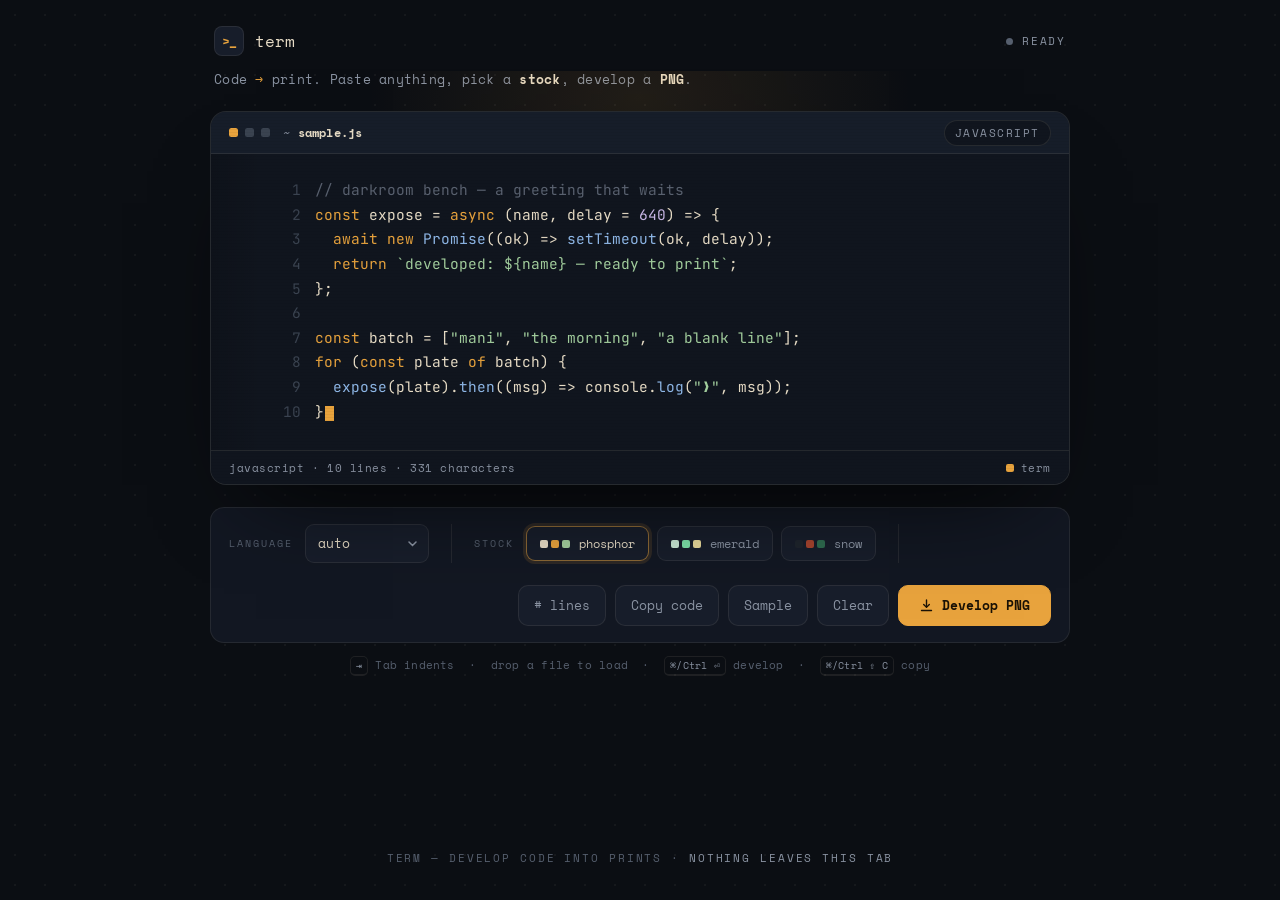
<file: term.html>
<!doctype html>
<html lang="en">
  <head>
    <meta charset="utf-8" />
    <meta name="viewport" content="width=device-width, initial-scale=1" />
    <meta name="color-scheme" content="dark" />
    <meta name="theme-color" content="#0B0E13" />
    <title>term — develop code into prints</title>
    <link
      rel="icon"
      href="data:image/svg+xml,%3Csvg xmlns='http://www.w3.org/2000/svg' viewBox='0 0 24 24'%3E%3Crect width='24' height='24' rx='6' fill='%230B0E13'/%3E%3Crect x='6' y='6' width='12' height='12' rx='2' fill='%23E8A33D'/%3E%3C/svg%3E"
    />
    <link rel="preconnect" href="https://fonts.googleapis.com" />
    <link rel="preconnect" href="https://fonts.gstatic.com" crossorigin />
    <link
      href="https://fonts.googleapis.com/css2?family=Space+Mono:ital,wght@0,400;0,700;1,400&family=JetBrains+Mono:ital,wght@0,400;0,500;0,700;1,400&display=swap"
      rel="stylesheet"
    />
    <style>
      :root {
        --floor: #0b0e13; /* darkroom floor */
        --chrome: #121722;
        --chrome-2: #171d2a;
        --hair: rgba(231, 220, 198, 0.09);
        --text: #e7dcc6;
        --dim: #8a93a2;
        --faint: #565f6e;
        --amber: #e8a33d;
        --amber-2: #f2c064;
        --emerald: #7ce0a8;
        --mono: "Space Mono", ui-monospace, SFMono-Regular, Menlo, monospace;
        --code:
          "JetBrains Mono", ui-monospace, SFMono-Regular, Menlo, monospace;
      }
      * {
        box-sizing: border-box;
        margin: 0;
        padding: 0;
      }
      html {
        -webkit-text-size-adjust: 100%;
        color-scheme: dark;
      }
      body {
        background: var(--floor);
        color: var(--text);
        font-family: var(--mono);
        min-height: 100vh;
        -webkit-font-smoothing: antialiased;
        padding: 0 20px;
      }
      /* faint drafting grid on the bench */
      body::before {
        content: "";
        position: fixed;
        inset: 0;
        z-index: 0;
        pointer-events: none;
        background-image: radial-gradient(
          rgba(231, 220, 198, 0.05) 1px,
          transparent 1.5px
        );
        background-size: 30px 30px;
      }
      ::selection {
        background: rgba(232, 163, 61, 0.3);
      }
      :focus-visible {
        outline: 2px solid var(--amber-2);
        outline-offset: 3px;
        border-radius: 4px;
      }

      .page {
        position: relative;
        z-index: 1;
        max-width: 860px;
        margin: 0 auto;
        display: flex;
        flex-direction: column;
        min-height: 100vh;
        padding: 26px 0 34px;
      }

      /* ── masthead ─────────────────────────────── */
      .top {
        display: flex;
        align-items: center;
        justify-content: space-between;
        gap: 16px;
        padding: 0 4px 14px;
      }
      .brand {
        display: flex;
        align-items: center;
        gap: 11px;
        user-select: none;
      }
      .mark {
        width: 30px;
        height: 30px;
        border-radius: 8px;
        display: grid;
        place-items: center;
        background: var(--chrome-2);
        border: 1px solid var(--hair);
        color: var(--amber);
        font-size: 13px;
        font-weight: 700;
        letter-spacing: -0.06em;
      }
      .brand .name {
        font-size: 16px;
        letter-spacing: 0.01em;
      }
      .brand .name .dot {
        color: var(--amber);
      }
      .status {
        display: flex;
        align-items: center;
        gap: 9px;
        font-size: 11px;
        letter-spacing: 0.16em;
        text-transform: uppercase;
        color: var(--dim);
      }
      .led {
        width: 7px;
        height: 7px;
        border-radius: 50%;
        background: var(--faint);
      }
      .status.ready .led {
        background: var(--faint);
      }
      .status.busy .led {
        background: var(--amber);
        animation: pulse 1s ease-in-out infinite;
      }
      .status.done .led {
        background: var(--emerald);
        box-shadow: 0 0 0 4px rgba(124, 224, 168, 0.12);
      }
      @keyframes pulse {
        0%,
        100% {
          opacity: 1;
        }
        50% {
          opacity: 0.35;
        }
      }

      .tagline {
        padding: 0 4px 22px;
        font-size: 12.5px;
        color: var(--dim);
        letter-spacing: 0.02em;
      }
      .tagline b {
        color: var(--text);
        font-weight: 700;
      }
      .tagline .arrow {
        color: var(--amber);
      }

      /* ── the instrument ───────────────────────── */
      .wrap {
        position: relative;
        display: flex;
        justify-content: center;
      }
      .wrap::before {
        content: "";
        position: absolute;
        left: 50%;
        top: -40px;
        transform: translateX(-50%);
        width: min(760px, 110%);
        height: 440px;
        pointer-events: none;
        background: radial-gradient(
          52% 62% at 50% 6%,
          rgba(232, 163, 61, 0.1),
          transparent 72%
        );
      }

      .stage {
        position: relative;
        width: 100%;
        border-radius: 16px;
        overflow: hidden;
        background: var(--bg);
        color: var(--text);
        border: 1px solid var(--hair);
        box-shadow:
          0 46px 90px -46px rgba(0, 0, 0, 0.85),
          0 1px 0 rgba(255, 255, 255, 0.04) inset;
        font-family: var(--code);
        --gw: 52px;
      }
      .stage.no-gutter {
        --gw: 0px;
      }
      .stage.no-gutter .ln {
        display: none;
      }

      /* theme stocks */
      .stage[data-theme="phosphor"] {
        --bg: #10151e;
        --header: #161d29;
        --text: #e7dcc6;
        --kw: #e8a33d;
        --str: #a3cf9e;
        --num: #c9b8e8;
        --com: #59616f;
        --fn: #8fb8e8;
        --var: #8fb8e8;
        --tag: #e8a33d;
        --attr: #8fb8e8;
        --prp: #e8a33d;
        --val: #a3cf9e;
        --punct: #9aa4b2;
        --gutter: #3a4350;
        --edge: #8a93a2;
        --hair: rgba(231, 220, 198, 0.1);
        --dots: #3a4350;
        --cursor: #e8a33d;
      }
      .stage[data-theme="emerald"] {
        --bg: #0c1410;
        --header: #101b14;
        --text: #c9e8d5;
        --kw: #7ce0a8;
        --str: #e7d89a;
        --num: #a8c9e8;
        --com: #4a5a4f;
        --fn: #7fd6d6;
        --var: #7fd6d6;
        --tag: #7ce0a8;
        --attr: #7fd6d6;
        --prp: #7ce0a8;
        --val: #e7d89a;
        --punct: #93a99a;
        --gutter: #33443a;
        --edge: #7fa08c;
        --hair: rgba(201, 232, 213, 0.1);
        --dots: #33443a;
        --cursor: #7ce0a8;
      }
      .stage[data-theme="snow"] {
        --bg: #f5f3ee;
        --header: #eceae2;
        --text: #1e242c;
        --kw: #a6442e;
        --str: #2e6b4f;
        --num: #5c46a6;
        --com: #9aa2ae;
        --fn: #2563a8;
        --var: #2563a8;
        --tag: #a6442e;
        --attr: #2563a8;
        --prp: #a6442e;
        --val: #2e6b4f;
        --punct: #5a6472;
        --gutter: #c4c2b8;
        --edge: #8a8c88;
        --hair: rgba(30, 36, 44, 0.12);
        --dots: #c4c2b8;
        --cursor: #a6442e;
      }

      .chrome {
        display: flex;
        align-items: center;
        gap: 13px;
        height: 42px;
        padding: 0 18px;
        background: var(--header);
        border-bottom: 1px solid var(--hair);
        font-family: var(--mono);
      }
      .winbtns {
        display: flex;
        gap: 7px;
        flex-shrink: 0;
      }
      .winbtns i {
        width: 9px;
        height: 9px;
        border-radius: 2.5px;
        background: var(--dots);
      }
      .winbtns i:first-child {
        background: var(--kw);
      }
      .chrome .file {
        font-size: 12px;
        font-weight: 700;
        letter-spacing: 0.02em;
        color: var(--text);
      }
      .chrome .file .tilde {
        color: var(--edge);
        font-weight: 400;
      }
      .chrome .lang {
        margin-left: auto;
        font-size: 11px;
        letter-spacing: 0.14em;
        text-transform: uppercase;
        color: var(--edge);
        background: var(--bg);
        border: 1px solid var(--hair);
        border-radius: 999px;
        padding: 4px 10px;
      }

      .codewrap {
        position: relative;
        font-size: 14.5px;
        line-height: 1.7;
      }
      .gutter {
        position: absolute;
        left: 0;
        top: 0;
        bottom: 0;
        width: var(--gw);
        background: linear-gradient(90deg, rgba(0, 0, 0, 0.14), transparent);
        pointer-events: none;
      }
      .code {
        margin-left: var(--gw);
        min-height: 72px;
        padding: 24px 0 26px;
      }
      .line {
        display: flex;
      }
      .ln {
        flex: 0 0 var(--gw);
        width: var(--gw);
        text-align: right;
        padding-right: 14px;
        color: var(--gutter);
        user-select: none;
        font-variant-numeric: tabular-nums;
      }
      .row {
        flex: 1;
        min-width: 0;
        white-space: pre-wrap;
        overflow-wrap: break-word;
        word-break: break-word;
        tab-size: 4;
        font-variant-ligatures: none;
      }
      .row.placeholder {
        color: var(--com);
      }

      .kw {
        color: var(--kw);
      }
      .str {
        color: var(--str);
      }
      .num {
        color: var(--num);
      }
      .com {
        color: var(--com);
      }
      .fn {
        color: var(--fn);
      }
      .var {
        color: var(--var);
      }
      .tag {
        color: var(--tag);
      }
      .attr {
        color: var(--attr);
      }
      .prp {
        color: var(--prp);
      }
      .val {
        color: var(--val);
      }

      .cursor {
        display: inline-block;
        width: 9px;
        height: 1.05em;
        margin-left: 1px;
        background: var(--cursor);
        vertical-align: text-bottom;
        animation: blink 1.15s steps(2, start) infinite;
      }
      @keyframes blink {
        0%,
        55% {
          opacity: 1;
        }
        56%,
        100% {
          opacity: 0;
        }
      }

      textarea#src {
        position: absolute;
        left: var(--gw);
        top: 0;
        width: calc(100% - var(--gw));
        height: 100%;
        resize: none;
        border: 0;
        outline: 0;
        padding: 24px 0 26px;
        margin: 0;
        overflow: hidden;
        background: transparent;
        color: transparent;
        caret-color: transparent;
        font: inherit;
        line-height: inherit;
        letter-spacing: inherit;
        tab-size: 4;
        white-space: pre-wrap;
        overflow-wrap: break-word;
        word-break: break-word;
        font-variant-ligatures: none;
        -webkit-font-smoothing: antialiased;
      }
      textarea#src::selection {
        background: rgba(232, 163, 61, 0.22);
      }
      .stage[data-theme="snow"] textarea#src::selection {
        background: rgba(166, 68, 46, 0.18);
      }

      /* exposure flash */
      .stage .flash {
        position: absolute;
        inset: 0;
        z-index: 6;
        pointer-events: none;
        background: radial-gradient(
          90% 90% at 50% 50%,
          rgba(255, 252, 240, 0.3),
          rgba(255, 252, 240, 0.04)
        );
        opacity: 0;
        border-radius: inherit;
      }
      .stage.developing .flash {
        animation: flash 0.5s ease-out;
      }
      @keyframes flash {
        0% {
          opacity: 0;
        }
        12% {
          opacity: 1;
        }
        100% {
          opacity: 0;
        }
      }

      /* CRT scanlines, kept faint */
      .stage::after {
        content: "";
        position: absolute;
        inset: 0;
        z-index: 5;
        pointer-events: none;
        background: repeating-linear-gradient(
          0deg,
          rgba(0, 0, 0, 0.045) 0 1px,
          transparent 1px 3px
        );
        border-radius: inherit;
      }

      .edge {
        display: flex;
        align-items: center;
        justify-content: space-between;
        gap: 14px;
        padding: 0 18px;
        height: 34px;
        border-top: 1px solid var(--hair);
        background: var(--bg);
        font-family: var(--mono);
        font-size: 11px;
        letter-spacing: 0.05em;
        color: var(--edge);
      }
      .edge .brand {
        display: flex;
        align-items: center;
        gap: 7px;
        font-size: 11px;
      }
      .edge .brand i {
        width: 8px;
        height: 8px;
        border-radius: 2px;
        background: var(--kw);
      }

      /* ── control deck ─────────────────────────── */
      .deck {
        margin-top: 22px;
        background: var(--chrome);
        border: 1px solid var(--hair);
        border-radius: 14px;
        padding: 16px 18px;
        display: flex;
        align-items: center;
        gap: 22px;
        flex-wrap: wrap;
      }
      .deck .grp {
        display: flex;
        align-items: center;
        gap: 10px;
      }
      .deck .glabel {
        font-size: 10px;
        letter-spacing: 0.2em;
        text-transform: uppercase;
        color: var(--faint);
        margin-right: 2px;
      }
      .deck .divider {
        width: 1px;
        align-self: stretch;
        background: var(--hair);
      }

      select {
        appearance: none;
        -webkit-appearance: none;
        font-family: var(--mono);
        font-size: 12.5px;
        color: var(--text);
        background: var(--chrome-2)
          url("data:image/svg+xml,%3Csvg xmlns='http://www.w3.org/2000/svg' width='9' height='6'%3E%3Cpath d='M1 1l3.5 3.5L8 1' fill='none' stroke='%238A93A2' stroke-width='1.5' stroke-linecap='round'/%3E%3C/svg%3E")
          no-repeat right 11px center;
        border: 1px solid var(--hair);
        border-radius: 9px;
        padding: 9px 30px 9px 12px;
        cursor: pointer;
      }
      select:hover {
        border-color: rgba(231, 220, 198, 0.22);
      }

      .stocks {
        display: flex;
        gap: 8px;
      }
      .stock {
        display: inline-flex;
        align-items: center;
        gap: 9px;
        font-family: var(--mono);
        font-size: 12px;
        color: var(--dim);
        background: var(--chrome-2);
        border: 1px solid var(--hair);
        border-radius: 9px;
        padding: 8px 13px;
        cursor: pointer;
        transition:
          color 0.15s,
          border-color 0.15s,
          box-shadow 0.15s;
      }
      .stock .sw {
        display: inline-flex;
        gap: 3px;
      }
      .stock .sw i {
        width: 8px;
        height: 8px;
        border-radius: 2px;
      }
      .stock:hover {
        color: var(--text);
        border-color: rgba(231, 220, 198, 0.22);
      }
      .stock[aria-pressed="true"] {
        color: var(--text);
        border-color: rgba(232, 163, 61, 0.55);
        box-shadow: 0 0 0 3px rgba(232, 163, 61, 0.12);
      }

      .deck .actions {
        margin-left: auto;
        display: flex;
        align-items: center;
        gap: 9px;
        flex-wrap: wrap;
      }
      .btn {
        appearance: none;
        border: 1px solid var(--hair);
        border-radius: 10px;
        background: var(--chrome-2);
        color: var(--dim);
        font-family: var(--mono);
        font-size: 12.5px;
        padding: 10px 15px;
        cursor: pointer;
        display: inline-flex;
        align-items: center;
        gap: 8px;
        transition:
          color 0.15s,
          border-color 0.15s,
          background 0.15s,
          transform 0.06s;
      }
      .btn:hover {
        color: var(--text);
        border-color: rgba(231, 220, 198, 0.25);
      }
      .btn:active {
        transform: translateY(1px);
      }
      .btn svg {
        width: 14px;
        height: 14px;
      }
      .btn-primary {
        background: var(--amber);
        border-color: var(--amber);
        color: #1a1206;
        font-weight: 700;
        padding: 10px 20px;
      }
      .btn-primary:hover {
        background: var(--amber-2);
        border-color: var(--amber-2);
        color: #1a1206;
      }
      .btn-primary svg {
        width: 15px;
        height: 15px;
      }

      .hint {
        padding: 14px 6px 0;
        font-size: 11px;
        color: var(--faint);
        letter-spacing: 0.02em;
        text-align: center;
      }
      .hint kbd {
        font-family: var(--mono);
        font-size: 10px;
        color: var(--dim);
        border: 1px solid var(--hair);
        border-bottom-width: 2px;
        border-radius: 5px;
        padding: 1px 5px;
      }

      footer {
        margin-top: auto;
        padding-top: 30px;
        text-align: center;
        font-size: 10.5px;
        letter-spacing: 0.18em;
        text-transform: uppercase;
        color: var(--faint);
      }
      footer b {
        color: var(--dim);
        font-weight: 400;
      }

      /* ── responsive ───────────────────────────── */
      @media (max-width: 680px) {
        .deck {
          align-items: stretch;
          flex-direction: column;
          gap: 14px;
        }
        .deck .divider {
          width: auto;
          height: 1px;
        }
        .deck .actions {
          margin-left: 0;
        }
        .deck .actions .btn {
          flex: 1;
          justify-content: center;
        }
        .stocks {
          flex-wrap: wrap;
        }
        .codewrap {
          font-size: 13.5px;
        }
      }
      @media (prefers-reduced-motion: reduce) {
        *,
        *::before,
        *::after {
          animation: none !important;
          transition: none !important;
        }
        .cursor {
          animation: none;
        }
        .led {
          animation: none !important;
        }
      }
    </style>
  </head>
  <body>
    <div class="page">
      <!-- masthead -->
      <header class="top">
        <div class="brand">
          <span class="mark">&gt;_</span>
          <span class="name">term</span>
        </div>
        <div class="status ready" id="status" aria-live="polite">
          <span class="led" id="led"></span>
          <span id="statusText">ready</span>
        </div>
      </header>

      <p class="tagline">
        Code <span class="arrow">→</span> print. Paste anything, pick a
        <b>stock</b>, develop a <b>PNG</b>.
      </p>

      <!-- the instrument -->
      <div class="wrap">
        <div class="stage" id="stage" data-theme="phosphor">
          <div class="chrome">
            <span class="winbtns" aria-hidden="true"
              ><i></i><i></i><i></i
            ></span>
            <span class="file"
              ><span class="tilde">~</span>
              <span id="chromeFile">sample.js</span></span
            >
            <span class="lang" id="chromeLang">javascript</span>
          </div>
          <div class="codewrap">
            <div class="gutter" aria-hidden="true"></div>
            <div class="code" id="code"></div>
            <textarea
              id="src"
              spellcheck="false"
              autocomplete="off"
              autocapitalize="off"
              aria-label="Code input"
            ></textarea>
          </div>
          <div class="edge">
            <span id="edgeMeta">javascript · 0 lines · 0 characters</span>
            <span class="brand"><i aria-hidden="true"></i>term</span>
          </div>
          <div class="flash" aria-hidden="true"></div>
        </div>
      </div>

      <!-- control deck -->
      <div class="deck">
        <div class="grp">
          <span class="glabel">Language</span>
          <select id="langSel" aria-label="Language">
            <option value="auto" selected>auto</option>
            <option value="js">javascript</option>
            <option value="python">python</option>
            <option value="html">html</option>
            <option value="css">css</option>
            <option value="json">json</option>
            <option value="shell">shell</option>
            <option value="text">text</option>
          </select>
        </div>

        <span class="divider" aria-hidden="true"></span>

        <div class="grp">
          <span class="glabel">Stock</span>
          <div class="stocks" role="group" aria-label="Theme">
            <button
              class="stock"
              data-theme="phosphor"
              aria-pressed="true"
              type="button"
            >
              <span class="sw" aria-hidden="true"
                ><i style="background: #e7dcc6"></i
                ><i style="background: #e8a33d"></i
                ><i style="background: #a3cf9e"></i
              ></span>
              phosphor
            </button>
            <button
              class="stock"
              data-theme="emerald"
              aria-pressed="false"
              type="button"
            >
              <span class="sw" aria-hidden="true"
                ><i style="background: #c9e8d5"></i
                ><i style="background: #7ce0a8"></i
                ><i style="background: #e7d89a"></i
              ></span>
              emerald
            </button>
            <button
              class="stock"
              data-theme="snow"
              aria-pressed="false"
              type="button"
            >
              <span class="sw" aria-hidden="true"
                ><i style="background: #1e242c"></i
                ><i style="background: #a6442e"></i
                ><i style="background: #2e6b4f"></i
              ></span>
              snow
            </button>
          </div>
        </div>

        <span class="divider" aria-hidden="true"></span>

        <div class="actions">
          <button class="btn" id="gutterBtn" type="button" aria-pressed="true">
            # lines
          </button>
          <button class="btn" id="copyBtn" type="button">Copy code</button>
          <button class="btn" id="sampleBtn" type="button">Sample</button>
          <button class="btn" id="clearBtn" type="button">Clear</button>
          <button class="btn btn-primary" id="develop" type="button">
            <svg
              viewBox="0 0 24 24"
              fill="none"
              stroke="currentColor"
              stroke-width="2.2"
              stroke-linecap="round"
              stroke-linejoin="round"
              aria-hidden="true"
            >
              <path d="M12 3v11" />
              <path d="m7.5 10.5 4.5 4.5 4.5-4.5" />
              <path d="M4 20h16" />
            </svg>
            Develop PNG
          </button>
        </div>
      </div>

      <p class="hint">
        <kbd>⇥</kbd> Tab indents &nbsp;·&nbsp; drop a file to load &nbsp;·&nbsp;
        <kbd>⌘/Ctrl ⏎</kbd> develop &nbsp;·&nbsp; <kbd>⌘/Ctrl ⇧ C</kbd> copy
      </p>

      <footer>
        term — develop code into prints · <b>nothing leaves this tab</b>
      </footer>
    </div>

    <script>
      (function () {
        "use strict";
        var $ = function (id) {
          return document.getElementById(id);
        };
        var ta = $("src"),
          codeEl = $("code"),
          chromeFile = $("chromeFile"),
          chromeLang = $("chromeLang"),
          edgeMeta = $("edgeMeta"),
          stage = $("stage"),
          statusEl = $("status"),
          statusText = $("statusText"),
          langSel = $("langSel"),
          gutterBtn = $("gutterBtn"),
          devBtn = $("develop"),
          copyBtn = $("copyBtn"),
          sampleBtn = $("sampleBtn"),
          clearBtn = $("clearBtn");

        /* ── data ─────────────────────────────────────── */
        var LANGS = {
          auto: { label: "auto", file: "sample", ext: "js" },
          js: { label: "javascript", file: "sample.js", ext: "js" },
          python: { label: "python", file: "expose.py", ext: "py" },
          html: { label: "html", file: "plate.html", ext: "html" },
          css: { label: "css", file: "bench.css", ext: "css" },
          json: { label: "json", file: "job.json", ext: "json" },
          shell: { label: "shell", file: "develop.sh", ext: "sh" },
          text: { label: "text", file: "note.txt", ext: "txt" },
        };

        var SAMPLES = {
          js:
            "// darkroom bench — a greeting that waits\n" +
            "const expose = async (name, delay = 640) => {\n" +
            "  await new Promise((ok) => setTimeout(ok, delay));\n" +
            "  return `developed: ${name} — ready to print`;\n" +
            "};\n" +
            "\n" +
            'const batch = ["mani", "the morning", "a blank line"];\n' +
            "for (const plate of batch) {\n" +
            '  expose(plate).then((msg) => console.log("❯", msg));\n' +
            "}",
          python:
            "# expose — a slow way to say hello\n" +
            "from time import sleep\n" +
            "\n" +
            "def expose(name, delay=0.6):\n" +
            "    sleep(delay)\n" +
            '    return f"developed: {name} — ready to print"\n' +
            "\n" +
            'for plate in ["mani", "the morning", "a blank line"]:\n' +
            '    print("❯", expose(plate))',
          html:
            "<!DOCTYPE html>\n" +
            '<html lang="en">\n' +
            "  <head>\n" +
            '    <meta charset="utf-8" />\n' +
            "    <title>darkroom</title>\n" +
            "  </head>\n" +
            "  <body>\n" +
            "    <!-- a blank plate, waiting -->\n" +
            '    <main class="bench">\n' +
            "      <h1>Expose</h1>\n" +
            "      <p>Paste code. Develop a print.</p>\n" +
            "    </main>\n" +
            "  </body>\n" +
            "</html>",
          css:
            "/* bench.css — the darkroom floor */\n" +
            ".bench {\n" +
            "  margin: 0 auto;\n" +
            "  max-width: 46rem;\n" +
            "  background: #10151e;\n" +
            "  border: 1px solid rgba(231, 220, 198, .1);\n" +
            "}\n" +
            "\n" +
            ".bench h1 {\n" +
            '  font: 700 2.5rem "Space Mono", monospace;\n' +
            "  color: #e8a33d;\n" +
            "}\n" +
            "\n" +
            "@media (prefers-reduced-motion: reduce) {\n" +
            "  .bench { transition: none; }\n" +
            "}",
          json:
            "{\n" +
            '  "job": "develop",\n' +
            '  "plates": ["mani", "the morning"],\n' +
            '  "stock": "phosphor",\n' +
            '  "retries": 0,\n' +
            '  "dryRun": false\n' +
            "}",
          shell:
            "#!/usr/bin/env bash\n" +
            "# develop — build the print, then copy it out\n" +
            "set -euo pipefail\n" +
            "\n" +
            'PLATE="sample.js"\n' +
            'STOCK="${1:-phosphor}"\n' +
            "\n" +
            'printf "❯ developing %s on %s\\n" "$PLATE" "$STOCK"\n' +
            "sleep 0.4\n" +
            'printf "✔ developed — ready to download\\n"',
          text:
            "the darkroom bench\n" +
            "────────────────\n" +
            "paste code.\n" +
            "pick a stock.\n" +
            "develop a print.\n" +
            "nothing leaves this tab.",
        };

        var THEMES = {
          phosphor: {
            bg: "#10151E",
            header: "#161D29",
            text: "#E7DCC6",
            kw: "#E8A33D",
            str: "#A3CF9E",
            num: "#C9B8E8",
            com: "#59616F",
            fn: "#8FB8E8",
            var: "#8FB8E8",
            tag: "#E8A33D",
            attr: "#8FB8E8",
            prp: "#E8A33D",
            val: "#A3CF9E",
            punct: "#9AA4B2",
            gutter: "#3A4350",
            edge: "#8A93A2",
            dots: "#3A4350",
            hair: "rgba(231,220,198,.10)",
          },
          emerald: {
            bg: "#0C1410",
            header: "#101B14",
            text: "#C9E8D5",
            kw: "#7CE0A8",
            str: "#E7D89A",
            num: "#A8C9E8",
            com: "#4A5A4F",
            fn: "#7FD6D6",
            var: "#7FD6D6",
            tag: "#7CE0A8",
            attr: "#7FD6D6",
            prp: "#7CE0A8",
            val: "#E7D89A",
            punct: "#93A99A",
            gutter: "#33443A",
            edge: "#7FA08C",
            dots: "#33443A",
            hair: "rgba(201,232,213,.10)",
          },
          snow: {
            bg: "#F5F3EE",
            header: "#ECEAE2",
            text: "#1E242C",
            kw: "#A6442E",
            str: "#2E6B4F",
            num: "#5C46A6",
            com: "#9AA2AE",
            fn: "#2563A8",
            var: "#2563A8",
            tag: "#A6442E",
            attr: "#2563A8",
            prp: "#A6442E",
            val: "#2E6B4F",
            punct: "#5A6472",
            gutter: "#C4C2B8",
            edge: "#8A8C88",
            dots: "#C4C2B8",
            hair: "rgba(30,36,44,.12)",
          },
        };
        var curTheme = "phosphor",
          gutterOn = true,
          dirty = false;

        var KEYWORDS = {
          js: "const let var function return if else for while do switch case break continue new class extends super this typeof instanceof in of async await try catch finally throw import export from default delete void yield static get set true false null undefined".split(
            " ",
          ),
          python:
            "def return if elif else for while in not and or is None True False import from as class try except finally with lambda pass break continue global nonlocal assert raise yield del self async await print".split(
              " ",
            ),
          shell:
            "echo cd export sudo git ls curl npm python python3 grep cat mkdir rm cp mv chmod docker source alias if then else fi for done function return read set which printf sleep touch tail head find tar ssh scp node pnpm yarn make ps kill history clear awk sed bash".split(
              " ",
            ),
        };
        var NUMRE =
          /^(?:0[xX][0-9a-fA-F_]+|\d[\d_]*(?:\.[\d_]*)?(?:[eE][+-]?\d+)?)/;
        var IDRE_JS = /^[A-Za-z_$][A-Za-z0-9_$]*/;
        var IDRE = /^[A-Za-z_][A-Za-z0-9_]*/;

        function esc(s) {
          return s
            .replace(/&/g, "&amp;")
            .replace(/</g, "&lt;")
            .replace(/>/g, "&gt;");
        }

        /* ── tokenizers ───────────────────────────────── */
        function scanStr(line, i, q) {
          var out = "",
            j = i + 1;
          for (; j < line.length; j++) {
            var c = line[j];
            if (c === "\\" && j + 1 < line.length) {
              out += c + line[j + 1];
              j++;
              continue;
            }
            if (c === q) {
              return { x: q + out + c, i: j + 1 };
            }
            out += c;
          }
          return { x: q + out, i: line.length };
        }
        function scanTri(line, i, q) {
          var out = "",
            j = i + 3;
          for (; j < line.length; j++) {
            var c = line[j];
            if (c === "\\" && j + 1 < line.length) {
              out += c + line[j + 1];
              j++;
              continue;
            }
            if (
              c === q &&
              j + 2 < line.length &&
              line[j + 1] === q &&
              line[j + 2] === q
            ) {
              return { x: q + q + q + out + q + q + q, i: j + 3, closed: true };
            }
            out += c;
          }
          return { x: q + q + q + out, i: line.length, closed: false };
        }

        function tokJs(line, st) {
          var out = [],
            i = 0,
            n = line.length;
          function push(cls, s) {
            if (s) out.push({ t: cls, x: s });
          }
          while (i < n) {
            if (st.inBlock) {
              var e = line.indexOf(st.inBlock, i);
              if (e < 0) {
                push("com", line.slice(i));
                break;
              }
              push("com", line.slice(i, e + 2));
              i = e + 2;
              st.inBlock = null;
              continue;
            }
            if (line.slice(i, i + 2) === "//") {
              push("com", line.slice(i));
              break;
            }
            if (line.slice(i, i + 2) === "/*") {
              var e2 = line.indexOf("*/", i + 2);
              if (e2 < 0) {
                push("com", line.slice(i));
                st.inBlock = "*/";
                break;
              }
              push("com", line.slice(i, e2 + 2));
              i = e2 + 2;
              continue;
            }
            var c = line[i];
            if (c === '"' || c === "'" || c === "`") {
              var s = scanStr(line, i, c);
              push("str", s.x);
              i = s.i;
              continue;
            }
            if (/\d/.test(c) || (c === "." && /\d/.test(line[i + 1] || ""))) {
              var m = line.slice(i).match(NUMRE);
              if (m) {
                push("num", m[0]);
                i += m[0].length;
                continue;
              }
            }
            var m2 = line.slice(i).match(IDRE_JS);
            if (m2) {
              var w = m2[0];
              if (KEYWORDS.js.indexOf(w) >= 0) {
                push("kw", w);
              } else {
                var after = line[i + w.length] || "";
                push(after === "(" ? "fn" : "text", w);
              }
              i += w.length;
              continue;
            }
            push("p", c);
            i++;
          }
          return out;
        }

        function tokPy(line, st) {
          var out = [],
            i = 0,
            n = line.length;
          function push(cls, s) {
            if (s) out.push({ t: cls, x: s });
          }
          while (i < n) {
            if (st.inTri) {
              var q = st.inTri,
                e = line.indexOf(q + q + q, i);
              if (e < 0) {
                push("com", line.slice(i));
                break;
              }
              push("com", line.slice(i, e + 3));
              i = e + 3;
              st.inTri = null;
              continue;
            }
            if (line[i] === "#" && (i === 0 || /\s/.test(line[i - 1]))) {
              push("com", line.slice(i));
              break;
            }
            if (
              line.slice(i, i + 3) === '"""' ||
              line.slice(i, i + 3) === "'''"
            ) {
              var qq = line[i],
                s = scanTri(line, i, qq);
              if (!s.closed) st.inTri = qq;
              push("com", s.x);
              i = s.i;
              continue;
            }
            var c = line[i];
            if (c === '"' || c === "'") {
              var s2 = scanStr(line, i, c);
              push("str", s2.x);
              i = s2.i;
              continue;
            }
            if (c === "@" && /^@[A-Za-z_]/.test(line.slice(i))) {
              var d = line.slice(i).match(/^@[A-Za-z_]\w*/);
              push("var", d[0]);
              i += d[0].length;
              continue;
            }
            if (/\d/.test(c)) {
              var m = line.slice(i).match(NUMRE);
              if (m) {
                push("num", m[0]);
                i += m[0].length;
                continue;
              }
            }
            var m2 = line.slice(i).match(IDRE);
            if (m2) {
              var w = m2[0];
              if (st.pendingFn) {
                push("fn", w);
                st.pendingFn = false;
              } else if (w === "def" || w === "class") {
                push("kw", w);
                st.pendingFn = true;
              } else if (KEYWORDS.python.indexOf(w) >= 0) {
                push("kw", w);
              } else push("text", w);
              i += w.length;
              continue;
            }
            push("p", c);
            i++;
          }
          return out;
        }

        function tokSh(line, st) {
          var out = [],
            i = 0,
            n = line.length;
          function push(cls, s) {
            if (s) out.push({ t: cls, x: s });
          }
          while (i < n) {
            if (line[i] === "#") {
              push("com", line.slice(i));
              break;
            }
            var c = line[i];
            if (c === '"' || c === "'" || c === "`") {
              var s = scanStr(line, i, c);
              push("str", s.x);
              i = s.i;
              continue;
            }
            if (c === "$") {
              var vm = line.slice(i).match(/^\$[A-Za-z_]\w*|^\$\{[\w@%-]+\}/);
              if (vm) {
                push("var", vm[0]);
                i += vm[0].length;
                continue;
              }
            }
            if (/\d/.test(c)) {
              var m = line.slice(i).match(NUMRE);
              if (m) {
                push("num", m[0]);
                i += m[0].length;
                continue;
              }
            }
            var m2 = line.slice(i).match(IDRE);
            if (m2) {
              var w = m2[0];
              if (KEYWORDS.shell.indexOf(w) >= 0) {
                push("kw", w);
              } else push("text", w);
              i += w.length;
              continue;
            }
            push("p", c);
            i++;
          }
          return out;
        }

        function tokHtml(line, st) {
          var out = [],
            i = 0,
            n = line.length;
          function push(cls, s) {
            if (s) out.push({ t: cls, x: s });
          }
          if (st.inComment) {
            var ce = line.indexOf("-->", i);
            if (ce < 0) {
              push("com", line.slice(i));
              return out;
            }
            push("com", line.slice(i, ce + 3));
            i = ce + 3;
            st.inComment = null;
          }
          while (i < n) {
            if (line.slice(i, i + 4) === "<!--") {
              st.inComment = true;
              var ce = line.indexOf("-->", i + 4);
              if (ce < 0) {
                push("com", line.slice(i));
                break;
              }
              push("com", line.slice(i, ce + 3));
              i = ce + 3;
              continue;
            }
            if (line.slice(i, 2 + i) === "<!") {
              var d = line.slice(i).match(/^<!DOCTYPE[^>]*>/i);
              if (d) {
                push("tag", d[0]);
                i += d[0].length;
                continue;
              }
            }
            var c = line[i];
            if (c === "<") {
              var s = line.slice(i),
                m = s.match(/^<\s*\/?\s*[a-zA-Z][\w-]*/);
              if (!m) {
                push("p", "<");
                i++;
                continue;
              }
              push("tag", m[0]);
              i += m[0].length;
              while (i < n && line[i] !== ">") {
                var sp = line.slice(i).match(/^\s+/);
                if (sp) {
                  push("p", sp[0]);
                  i += sp[0].length;
                  continue;
                }
                if (line[i] === ">") break;
                var am = line.slice(i).match(/^[a-zA-Z_:][\w:.-]*/);
                if (am) {
                  push("attr", am[0]);
                  i += am[0].length;
                  continue;
                }
                if (line[i] === "=") {
                  push("p", "=");
                  i++;
                  continue;
                }
                if (line[i] === '"' || line[i] === "'") {
                  var s2 = scanStr(line, i, line[i]);
                  push("str", s2.x);
                  i = s2.i;
                  continue;
                }
                push("p", line[i]);
                i++;
              }
              if (line[i] === ">") {
                push("p", ">");
                i++;
              }
              continue;
            }
            if (c === ">") {
              push("p", ">");
              i++;
              continue;
            }
            var e = line.indexOf("<", i);
            if (e < 0) e = n;
            push("text", line.slice(i, e));
            i = e;
          }
          return out;
        }

        function tokCss(line, st) {
          var out = [],
            i = 0,
            n = line.length;
          function push(cls, s) {
            if (s) out.push({ t: cls, x: s });
          }
          while (i < n) {
            if (st.inBlock) {
              var e = line.indexOf("*/", i);
              if (e < 0) {
                push("com", line.slice(i));
                break;
              }
              push("com", line.slice(i, e + 2));
              i = e + 2;
              st.inBlock = null;
              continue;
            }
            if (line.slice(i, i + 2) === "/*") {
              var e = line.indexOf("*/", i + 2);
              if (e < 0) {
                push("com", line.slice(i));
                st.inBlock = "*/";
                break;
              }
              push("com", line.slice(i, e + 2));
              i = e + 2;
              continue;
            }
            var c = line[i];
            if (st.depth > 0) {
              if (c === "}") {
                push("p", "}");
                st.depth--;
                i++;
                continue;
              }
              if (c === ";") {
                push("p", ";");
                i++;
                continue;
              }
              if (c === ":") {
                push("p", ":");
                i++;
                continue;
              }
              var pm = line.slice(i).match(/^[-\w]+\s*(?=:)/);
              if (pm) {
                push("prp", pm[0]);
                i += pm[0].length;
                continue;
              }
              if (c === " ") {
                push("p", " ");
                i++;
                continue;
              }
              var v = line.slice(i).match(/^[^;}]+/);
              if (v) {
                push("val", v[0].replace(/^\s+/, ""));
                i += v[0].length;
                continue;
              }
              push("p", c);
              i++;
            } else {
              if (c === "{") {
                push("p", "{");
                st.depth++;
                i++;
                continue;
              }
              if (c === "}") {
                push("p", "}");
                i++;
                continue;
              }
              if (c === "@") {
                var r = line.slice(i).match(/^@[\w-]+(?:\([^)]*\))?/);
                if (r) {
                  push("kw", r[0]);
                  i += r[0].length;
                  continue;
                }
              }
              if (c === "-" && line[i + 1] === "-") {
                var v = line.slice(i).match(/^--[\w-]+/);
                if (v) {
                  push("var", v[0]);
                  i += v[0].length;
                  continue;
                }
              }
              var sel = line.slice(i).match(/^[^{},@]+/);
              if (sel) {
                push("tag", sel[0].replace(/\s+$/, ""));
                i += sel[0].length;
                continue;
              }
              push("p", c);
              i++;
            }
          }
          return out;
        }

        function tokJson(line) {
          var out = [],
            i = 0,
            n = line.length;
          function push(cls, s) {
            if (s) out.push({ t: cls, x: s });
          }
          while (i < n) {
            var c = line[i];
            if (c === '"') {
              var s = scanStr(line, i, c);
              var a = (line[s.i] || "").replace(/\s+/, "");
              push(a[0] === ":" ? "attr" : "str", s.x);
              i = s.i;
              continue;
            }
            if (/\d/.test(c) || (c === "-" && /\d/.test(line[i + 1] || ""))) {
              var m = line.slice(i).match(NUMRE);
              if (m) {
                push("num", m[0]);
                i += m[0].length;
                continue;
              }
            }
            if (c === "t") {
              if (line.slice(i, i + 4) === "true") {
                push("kw", "true");
                i += 4;
                continue;
              }
            }
            if (c === "f") {
              if (line.slice(i, i + 5) === "false") {
                push("kw", "false");
                i += 5;
                continue;
              }
            }
            if (c === "n") {
              if (line.slice(i, i + 4) === "null") {
                push("kw", "null");
                i += 4;
                continue;
              }
            }
            push("p", c);
            i++;
          }
          return out;
        }

        /* ── tokenize entry ───────────────────────────── */
        function tokenize(text, lang) {
          var st = {};
          var lines = text.split("\n");
          var fn = tokJs;
          if (lang === "python") fn = tokPy;
          else if (lang === "html") fn = tokHtml;
          else if (lang === "css") fn = tokCss;
          else if (lang === "json") fn = tokJson;
          else if (lang === "shell") fn = tokSh;
          else if (lang === "text") {
            return lines.map(function (l) {
              return [{ t: "text", x: l }];
            });
          }
          var out = [];
          for (var i = 0; i < lines.length; i++) out.push(fn(lines[i], st));
          return out;
        }

        function detectLang(code) {
          var t = code.trim();
          if (!t) return "js";
          if (/^<!doctype|^<html|<\/(div|main|p|body|h[1-6]|head)>/i.test(t))
            return "html";
          if (
            /\b(def|class|from|import|print)\b/.test(t) &&
            /^[ \t]*#/m.test(t)
          )
            return "python";
          if (
            /\{/.test(t) &&
            /\b(background|color|margin|padding|font|display|max-width|width|height|border|position|@media|font-family)\s*:/m.test(
              t,
            )
          )
            return "css";
          if (/^[\[{]/.test(t)) {
            try {
              JSON.parse(t);
              return "json";
            } catch (e) {}
          }
          if (/^#!|^[ \t]*(echo|export|sudo|curl|cd|ls|git|printf)\b/.test(t))
            return "shell";
          return "js";
        }

        function resolvedLang() {
          var l = langSel.value;
          if (l === "auto") return detectLang(ta.value);
          return l;
        }

        /* ── render ───────────────────────────────────── */
        function buildCode() {
          var txt = ta.value;
          codeEl.innerHTML = "";
          if (!txt) {
            var line = document.createElement("div");
            line.className = "line";
            var ln = document.createElement("span");
            ln.className = "ln";
            ln.textContent = "1";
            var rw = document.createElement("span");
            rw.className = "row placeholder";
            rw.textContent = "~ % ";
            rw.appendChild(cursor());
            line.appendChild(ln);
            line.appendChild(rw);
            codeEl.appendChild(line);
            updateMeta();
            return;
          }
          var toks = tokenize(txt, resolvedLang());
          for (var i = 0; i < toks.length; i++) {
            var line = document.createElement("div");
            line.className = "line";
            var ln = document.createElement("span");
            ln.className = "ln";
            ln.textContent = i + 1;
            var rw = document.createElement("span");
            rw.className = "row";
            for (var j = 0; j < toks[i].length; j++) {
              var tk = toks[i][j];
              if (tk.t === "text" || tk.t === "p") {
                rw.appendChild(document.createTextNode(tk.x));
              } else {
                var s = document.createElement("span");
                s.className = tk.t;
                s.textContent = tk.x;
                rw.appendChild(s);
              }
            }
            line.appendChild(ln);
            line.appendChild(rw);
            codeEl.appendChild(line);
          }
          var last = codeEl.lastElementChild;
          if (last) {
            last.querySelector(".row").appendChild(cursor());
          }
          updateMeta();
        }
        function cursor() {
          var c = document.createElement("span");
          c.className = "cursor";
          c.setAttribute("aria-hidden", "true");
          return c;
        }
        function updateMeta() {
          var txt = ta.value,
            lines = txt ? txt.split("\n").length : 0,
            chars = txt.length;
          var L = LANGS[resolvedLang()];
          chromeFile.textContent = L.file;
          chromeLang.textContent = L.label;
          edgeMeta.textContent =
            L.label +
            " · " +
            lines +
            " " +
            (lines === 1 ? "line" : "lines") +
            " · " +
            chars +
            " " +
            (chars === 1 ? "character" : "characters");
        }
        function setStatus(txt, mode) {
          statusText.textContent = txt;
          statusEl.className = "status " + (mode || "ready");
        }

        /* ── editing ──────────────────────────────────── */
        var deb;
        ta.addEventListener("input", function () {
          dirty = true;
          clearTimeout(deb);
          deb = setTimeout(buildCode, 35);
        });
        ta.addEventListener("keydown", function (e) {
          if (e.key === "Tab") {
            e.preventDefault();
            var s = ta.selectionStart,
              t = ta.selectionEnd;
            ta.value = ta.value.slice(0, s) + "  " + ta.value.slice(t);
            ta.selectionStart = ta.selectionEnd = s + 2;
            buildCode();
          }
        });
        document.addEventListener("keydown", function (e) {
          var mod = e.metaKey || e.ctrlKey;
          if (mod && e.key === "Enter") {
            e.preventDefault();
            develop();
          } else if (mod && e.shiftKey && (e.key === "c" || e.key === "C")) {
            e.preventDefault();
            copyCode();
          }
        });
        stage.addEventListener("dragover", function (e) {
          e.preventDefault();
        });
        stage.addEventListener("drop", function (e) {
          e.preventDefault();
          var f = e.dataTransfer.files && e.dataTransfer.files[0];
          if (!f) return;
          var r = new FileReader();
          r.onload = function () {
            ta.value = String(r.result);
            dirty = true;
            buildCode();
            setStatus("loaded · " + f.name, "done");
          };
          r.readAsText(f);
        });

        /* ── controls ─────────────────────────────────── */
        langSel.addEventListener("change", function () {
          if (!dirty) ta.value = SAMPLES[resolvedLang()] || SAMPLES.js;
          buildCode();
        });
        var stocks = document.querySelectorAll(".stock");
        for (var si = 0; si < stocks.length; si++) {
          stocks[si].addEventListener("click", function () {
            curTheme = this.getAttribute("data-theme");
            stage.setAttribute("data-theme", curTheme);
            stage.className = "stage" + (gutterOn ? "" : " no-gutter");
            for (var k = 0; k < stocks.length; k++)
              stocks[k].setAttribute(
                "aria-pressed",
                stocks[k] === this ? "true" : "false",
              );
          });
        }
        gutterBtn.addEventListener("click", function () {
          gutterOn = !gutterOn;
          this.setAttribute("aria-pressed", gutterOn ? "true" : "false");
          stage.className = "stage" + (gutterOn ? "" : " no-gutter");
        });
        copyBtn.addEventListener("click", copyCode);
        sampleBtn.addEventListener("click", function () {
          langSel.value = "auto";
          ta.value = SAMPLES.js;
          dirty = false;
          buildCode();
          setStatus("sample loaded", "done");
        });
        clearBtn.addEventListener("click", function () {
          ta.value = "";
          dirty = true;
          buildCode();
          setStatus("cleared", "ready");
        });

        function copyCode() {
          if (!ta.value.trim()) {
            setStatus("nothing to copy", "ready");
            return;
          }
          function done() {
            setStatus("copied", "done");
            setTimeout(function () {
              setStatus("ready", "ready");
            }, 1800);
          }
          if (navigator.clipboard && navigator.clipboard.writeText) {
            navigator.clipboard.writeText(ta.value).then(done, function () {
              ta.select();
              document.execCommand("copy");
              done();
            });
          } else {
            ta.select();
            document.execCommand("copy");
            done();
          }
        }

        /* ── develop → PNG ────────────────────────────── */
        function fontsReady() {
          return Promise.all([
            document.fonts.load('400 14.5px "JetBrains Mono"'),
            document.fonts.load('700 12px "Space Mono"'),
            document.fonts.load('400 11px "Space Mono"'),
          ]);
        }

        function contentWidth() {
          var rw = codeEl.querySelector(".row");
          return rw ? rw.offsetWidth : 640;
        }

        function layoutRows(tokLines, contentW, measure) {
          var rows = [],
            cur = [],
            curW = 0,
            first = true,
            srcNo = null;
          function commit(src) {
            rows.push({ tokens: cur, srcLine: src });
            cur = [];
            curW = 0;
          }
          for (var li = 0; li < tokLines.length; li++) {
            srcNo = li + 1;
            first = true;
            var ts = tokLines[li];
            for (var j = 0; j < ts.length; j++) {
              var tk = ts[j],
                s = tk.x.replace(/\t/g, "    ");
              if (!s.length) continue;
              var wid = measure(s);
              if (wid > contentW) {
                if (cur.length) {
                  commit(first ? srcNo : null);
                  first = false;
                }
                for (var k = 0; k < s.length; k++) {
                  var cw = measure(s[k]);
                  if (curW + cw > contentW && cur.length) {
                    commit(first ? srcNo : null);
                    first = false;
                  }
                  cur.push({ t: tk.t, x: s[k] });
                  curW += cw;
                }
                continue;
              }
              if (curW + wid > contentW && cur.length) {
                commit(first ? srcNo : null);
                first = false;
              }
              cur.push({ t: tk.t, x: s });
              curW += wid;
            }
            commit(first ? srcNo : null);
          }
          if (!rows.length) rows.push({ tokens: [], srcLine: 1 });
          return rows;
        }

        function roundRect(ctx, x, y, w, h, r) {
          ctx.beginPath();
          ctx.moveTo(x + r, y);
          ctx.arcTo(x + w, y, x + w, y + h, r);
          ctx.arcTo(x + w, y + h, x, y + h, r);
          ctx.arcTo(x, y + h, x, y, r);
          ctx.arcTo(x, y, x + w, y, r);
          ctx.closePath();
        }

        function rasterize() {
          var theme = THEMES[curTheme];
          var text = ta.value.trim();
          if (!text) {
            setStatus("nothing to develop", "ready");
            return null;
          }
          var lang = resolvedLang();
          var toks = tokenize(ta.value, lang);
          var S = 14.5,
            LH = S * 1.7;
          var padL = 24,
            padR = 24,
            padT = 26,
            padB = 26,
            headerH = 42,
            edgeH = 34;
          var gW = gutterOn ? 52 : 0;
          var cW = Math.max(200, contentWidth());

          var mctx = document.createElement("canvas").getContext("2d");
          mctx.font =
            "400 " + S + 'px "JetBrains Mono", ui-monospace, Menlo, monospace';
          var measure = function (s) {
            return mctx.measureText(s).width;
          };
          var rows = layoutRows(toks, cW, measure);

          var totalW = padL + gW + cW + padR;
          var totalH = headerH + padT + rows.length * LH + padB + edgeH;

          var canvas = document.createElement("canvas");
          canvas.width = totalW * 2;
          canvas.height = totalH * 2;
          var ctx = canvas.getContext("2d");
          ctx.scale(2, 2);
          ctx.font =
            "400 " + S + 'px "JetBrains Mono", ui-monospace, Menlo, monospace';
          ctx.textBaseline = "alphabetic";
          ctx.textAlign = "left";

          roundRect(ctx, 0, 0, totalW, totalH, 16);
          ctx.clip();

          // body + header
          ctx.fillStyle = theme.bg;
          ctx.fillRect(0, 0, totalW, totalH);
          ctx.fillStyle = theme.header;
          ctx.fillRect(0, 0, totalW, headerH);

          // window blocks
          ctx.fillStyle = theme.dots;
          for (var d = 0; d < 3; d++) {
            ctx.fillRect(padL + d * 16, headerH / 2 - 4.5, 9, 9);
          }
          ctx.fillStyle = theme.kw;
          ctx.fillRect(padL, headerH / 2 - 4.5, 9, 9);

          // chrome text
          ctx.font = '700 12px "Space Mono", ui-monospace, monospace';
          ctx.fillStyle = theme.text;
          ctx.fillText("~ " + LANGS[lang].file, padL + 52, headerH / 2 + 4.5);
          ctx.font = '400 11px "Space Mono", ui-monospace, monospace';
          ctx.textAlign = "right";
          ctx.fillStyle = theme.edge;
          ctx.fillText(
            LANGS[lang].label.toUpperCase(),
            totalW - padR,
            headerH / 2 + 4,
          );
          ctx.textAlign = "left";

          // code
          var y = headerH + padT;
          for (var r = 0; r < rows.length; r++) {
            if (rows[r].srcLine !== null && gutterOn) {
              ctx.textAlign = "right";
              ctx.font =
                "400 " + S + 'px "JetBrains Mono", ui-monospace, monospace';
              ctx.fillStyle = theme.gutter;
              ctx.fillText(
                String(rows[r].srcLine),
                padL + gW - 14,
                y + (LH + S) / 2 - 1,
              );
              ctx.textAlign = "left";
            }
            var x = padL + gW;
            ctx.font =
              "400 " + S + 'px "JetBrains Mono", ui-monospace, monospace';
            for (var j = 0; j < rows[r].tokens.length; j++) {
              var tk = rows[r].tokens[j];
              var cls = tk.t,
                col = theme.text;
              if (cls === "kw" || cls === "tag") col = theme.kw;
              else if (cls === "str" || cls === "val") col = theme.str;
              else if (cls === "num") col = theme.num;
              else if (cls === "com") col = theme.com;
              else if (cls === "fn" || cls === "var") col = theme.var;
              else if (cls === "attr") col = theme.attr;
              else if (cls === "prp") col = theme.prp;
              else if (cls === "p") col = theme.punct;
              ctx.fillStyle = col;
              ctx.fillText(tk.x, x, y + (LH + S) / 2 - 1);
              x += measure(tk.x);
            }
            y += LH;
          }

          // scanlines
          for (var sy = 0; sy < totalH; sy += 3) {
            ctx.fillStyle = "rgba(0,0,0,0.045)";
            ctx.fillRect(0, sy, totalW, 1);
          }

          // edge print
          var eTop = totalH - edgeH;
          ctx.fillStyle = theme.bg;
          ctx.fillRect(0, eTop, totalW, edgeH);
          ctx.fillStyle = theme.hair;
          ctx.fillRect(0, eTop, totalW, 1);
          ctx.font = '400 11px "Space Mono", ui-monospace, monospace';
          ctx.textAlign = "left";
          ctx.fillStyle = theme.edge;
          var chars = ta.value.length,
            lines = ta.value ? ta.value.split("\n").length : 0;
          ctx.fillText(
            LANGS[lang].label +
              " · " +
              lines +
              " " +
              (lines === 1 ? "line" : "lines") +
              " · " +
              chars +
              " " +
              (chars === 1 ? "character" : "characters"),
            padL,
            eTop + edgeH / 2 + 4,
          );
          ctx.fillStyle = theme.kw;
          ctx.fillRect(totalW - padR - 64, eTop + edgeH / 2 - 4, 8, 8);
          ctx.textAlign = "right";
          ctx.fillStyle = theme.edge;
          ctx.fillText("term", totalW - padR, eTop + edgeH / 2 + 4);

          return canvas;
        }

        function download(canvas, name) {
          canvas.toBlob(function (blob) {
            var url = URL.createObjectURL(blob);
            var a = document.createElement("a");
            a.href = url;
            a.download = name;
            document.body.appendChild(a);
            a.click();
            a.remove();
            setTimeout(function () {
              URL.revokeObjectURL(url);
            }, 4000);
          }, "image/png");
        }

        function develop() {
          if (!ta.value.trim()) {
            setStatus("nothing to develop", "ready");
            return;
          }
          var reduced = window.matchMedia(
            "(prefers-reduced-motion: reduce)",
          ).matches;
          setStatus("developing", "busy");
          if (!reduced) {
            stage.classList.add("developing");
            setTimeout(function () {
              stage.classList.remove("developing");
            }, 520);
          }
          fontsReady().then(function () {
            var t0 = performance.now();
            var canvas = rasterize();
            if (!canvas) return;
            var ms = Math.max(1, Math.round(performance.now() - t0));
            var file = LANGS[resolvedLang()].file;
            download(canvas, file.replace(/\.[a-z]+$/, "") + ".png");
            setStatus("developed · " + ms + " ms", "done");
            setTimeout(function () {
              setStatus("ready", "ready");
            }, 2600);
          });
        }
        devBtn.addEventListener("click", develop);

        /* ── init ─────────────────────────────────────── */
        ta.value = SAMPLES.js;
        buildCode();
        setStatus("ready", "ready");
        document.fonts.ready.then(buildCode);
      })();
    </script>
  </body>
</html>
</file>
<file: style.css>
:root {
  --paper: #f5f3ed;
  --paper-deep: #ece9df;
  --card: #ffffff;
  --ink: #1b2422;
  --ink-soft: #586360;
  --ink-faint: #8b948f;
  --teal: #0e5258;
  --teal-deep: #0a3a3f;
  --teal-glow: rgba(14, 82, 88, 0.1);
  --amber: #b9832e;
  --line: #dedacd;
  --radius: 16px;
  color-scheme: light;
}

[data-theme="dark"] {
  --paper: #101815;
  --paper-deep: #0a1210;
  --card: #182220;
  --ink: #f7fbf8;
  --ink-soft: #d6e0db;
  --ink-faint: #9fabA6;
  --teal: #4fd0c4;
  --teal-deep: #1e5b58;
  --teal-glow: rgba(79, 208, 196, 0.14);
  --amber: #eab568;
  --line: #2a3a35;
  color-scheme: dark;
}

/* Elements that lean on --teal-deep for text need the brighter accent
   in dark mode, since teal-deep stays dark on purpose for solid fills. */
[data-theme="dark"] .value.mono,
[data-theme="dark"] .chip-known,
[data-theme="dark"] .edu .meta .gpa,
[data-theme="dark"] .badge.location {
  color: var(--teal);
}
[data-theme="dark"] .chip-primary {
  background: var(--teal);
  color: #0a1210;
  border-color: var(--teal);
}

* {
  margin: 0;
  padding: 0;
  box-sizing: border-box;
}

html {
  scroll-behavior: smooth;
}

body {
  background:
    radial-gradient(1200px 500px at 15% -10%, var(--teal-glow), transparent 60%),
    var(--paper);
  color: var(--ink);
  font-family: "Vazirmatn", sans-serif;
  line-height: 1.85;
  -webkit-font-smoothing: antialiased;
  padding: 56px 20px 80px;
  transition: background-color 0.2s ease, color 0.2s ease;
}

.mono {
  font-family: "JetBrains Mono", monospace;
}

.page {
  max-width: 760px;
  margin: 0 auto;
}

/* ---------- HERO ---------- */
.hero {
  display: flex;
  flex-direction: column;
  gap: 14px;
  margin-bottom: 34px;
  opacity: 0;
  animation: rise 0.7s ease-out 0.05s forwards;
}

.hero-top {
  display: flex;
  align-items: center;
  justify-content: space-between;
  flex-wrap: nowrap;
  gap: 12px;
  border-bottom: 2px solid var(--ink);
  padding-bottom: 18px;
}

.name {
  font-size: clamp(28px, 6vw, 46px);
  font-weight: 900;
  letter-spacing: -0.5px;
  color: var(--ink);
  min-width: 0;
}

.header-actions {
  display: flex;
  align-items: center;
  gap: 10px;
  flex-shrink: 0;
}

.badges {
  display: flex;
  flex-wrap: wrap;
  gap: 10px;
}
.badge {
  font-size: 12.5px;
  font-weight: 700;
  color: var(--ink-soft);
  background: var(--paper-deep);
  border: 1px solid var(--line);
  border-radius: 999px;
  padding: 6px 14px;
}
.badge.location {
  color: var(--teal-deep);
  background: var(--card);
  border-color: var(--teal);
}

/* ---------- RECORD CARD (contact) ---------- */
.record-card {
  background: var(--card);
  border: 1px solid var(--line);
  border-radius: var(--radius);
  box-shadow:
    0 1px 2px rgba(20, 30, 28, 0.04),
    0 12px 30px -18px rgba(20, 30, 28, 0.18);
  overflow: hidden;
  max-width: 560px;
  margin: 0 auto 38px;
  opacity: 0;
  animation: rise 0.7s ease-out 0.18s forwards;
}

.record-head {
  display: flex;
  align-items: center;
  justify-content: flex-start;
  padding: 13px 18px;
  background: var(--teal-deep);
  color: #eaf3f1;
}
.record-dots {
  display: flex;
  gap: 6px;
}
.record-dots i {
  width: 8px;
  height: 8px;
  border-radius: 50%;
  background: rgba(234, 243, 241, 0.35);
  display: inline-block;
}
.record-dots i:last-child {
  background: var(--amber);
}

.record-list {
  list-style: none;
  padding: 6px 0;
}
.record-list li {
  display: grid;
  grid-template-columns: 30px auto 12px 1fr;
  align-items: center;
  gap: 8px;
  padding: 10px 16px;
  border-bottom: 1px dashed var(--line);
  font-size: 14px;
}
.record-list li:last-child {
  border-bottom: none;
}
.record-list li:hover {
  background: var(--paper);
}

.line-no {
  font-family: "JetBrains Mono", monospace;
  font-size: 11px;
  color: var(--ink-faint);
  direction: ltr;
  text-align: center;
}
.key {
  font-weight: 700;
  color: var(--ink-soft);
  white-space: nowrap;
}
.colon {
  color: var(--amber);
  font-weight: 700;
}
.value {
  color: var(--ink);
  font-weight: 500;
  overflow-wrap: anywhere;
}
.value.mono {
  direction: ltr;
  text-align: left;
  color: var(--teal-deep);
  font-size: 13px;
}

/* ---------- SECTIONS ---------- */
.blocks-grid {
  display: flex;
  flex-direction: column;
  gap: 28px;
}

.blocks-pair {
  display: flex;
  flex-wrap: wrap;
  justify-content: center;
  gap: 28px 24px;
}

.blocks-solo {
  display: flex;
  justify-content: flex-start; /* start = right edge in this RTL layout */
}
.blocks-solo .block {
  flex: 1 1 100%;
  max-width: 100%;
}

.block {
  flex: 1 1 calc(50% - 12px);
  max-width: calc(50% - 12px);
  margin-bottom: 0;
  opacity: 0;
  animation: rise 0.7s ease-out forwards;
  text-align: justify;
  text-align-last: right;
}
.blocks-pair .block:nth-child(1) {
  animation-delay: 0.26s;
}
.blocks-pair .block:nth-child(2) {
  animation-delay: 0.32s;
}
.blocks-solo .block {
  animation-delay: 0.38s;
}

@media (max-width: 720px) {
  .block {
    flex: 1 1 100%;
    max-width: 100%;
  }
}

.block-title {
  display: flex;
  align-items: center;
  gap: 9px;
  font-size: 19px;
  font-weight: 800;
  color: var(--ink);
  margin-bottom: 16px;
}
.block-title .tag {
  color: var(--amber);
  font-family: "JetBrains Mono", monospace;
  font-weight: 700;
  font-size: 18px;
}

.edu h3 {
  font-size: 16.5px;
  font-weight: 800;
  margin-bottom: 4px;
}
.edu p {
  color: var(--ink-soft);
  font-size: 14.5px;
  text-align: justify;
  text-align-last: right;
}
.edu .meta {
  margin-top: 6px;
  font-size: 13.5px;
  color: var(--ink-faint);
  display: flex;
  align-items: center;
  gap: 8px;
}
.edu .meta .dot {
  color: var(--amber);
}
.edu .meta .gpa {
  font-family: "JetBrains Mono", monospace;
  direction: ltr;
  color: var(--teal-deep);
  font-weight: 700;
}

.summary {
  font-size: 15px;
  color: var(--ink-soft);
  line-height: 2;
  max-width: 66ch;
  text-align: justify;
  text-align-last: right;
  margin-bottom: 10px;
}
.summary:last-child {
  margin-bottom: 0;
}

/* ---------- SKILLS ---------- */
.skills-grid {
  display: flex;
  flex-direction: column;
  gap: 18px;
}
.skill-row {
  display: grid;
  grid-template-columns: 150px 1fr;
  gap: 16px;
  align-items: start;
}
.skill-label {
  font-size: 13.5px;
  font-weight: 700;
  color: var(--ink-faint);
  padding-top: 8px;
  white-space: nowrap;
}
.chips {
  display: flex;
  flex-wrap: wrap;
  gap: 8px;
}
.chip {
  font-size: 13px;
  font-weight: 600;
  padding: 7px 14px;
  border-radius: 9px;
  border: 1px solid var(--line);
  background: var(--card);
  color: var(--ink-soft);
  direction: ltr;
}
.chip.fa {
  direction: rtl;
}
.chip-primary {
  background: var(--teal-deep);
  color: #eaf3f1;
  border-color: var(--teal-deep);
}
.chip-known {
  border-color: var(--teal);
  color: var(--teal-deep);
}
.chip-lang {
  background: var(--amber);
  border-color: var(--amber);
  color: #fff;
}

@keyframes rise {
  from {
    opacity: 0;
    transform: translateY(14px);
  }
  to {
    opacity: 1;
    transform: translateY(0);
  }
}

@media (prefers-reduced-motion: reduce) {
  .hero,
  .record-card,
  .block {
    animation: none !important;
    opacity: 1 !important;
    transform: none !important;
  }
}

@media (max-width: 560px) {
  body {
    padding: 34px 14px 100px;
  }
  .record-list li {
    grid-template-columns: 22px auto 10px 1fr;
    font-size: 13px;
    gap: 6px;
    padding: 9px 12px;
  }
  .skill-row {
    grid-template-columns: 1fr;
  }
  .skill-label {
    padding-top: 0;
  }
  .summary,
  .edu p {
    text-align: right;
    text-align-last: right;
  }
}

@page {
  size: A4;
  margin: 10mm 12mm;
}

@media print {
  html,
  body {
    background: #fff;
    padding: 0;
    margin: 0;
    line-height: 1.45;
  }
  .page {
    max-width: 100%;
  }
  .record-card {
    box-shadow: none;
    border-color: #d9d6cb;
    max-width: 100%;
  }
  .hero,
  .record-card,
  .block {
    animation: none !important;
    opacity: 1 !important;
    transform: none !important;
  }
  .pdf-btn,
  .theme-btn {
    display: none !important;
  }
  .blocks-grid {
    display: block;
  }
  .block {
    max-width: 100%;
  }

  .hero {
    margin-bottom: 10px;
    gap: 6px;
  }
  .hero-top {
    padding-bottom: 6px;
    gap: 4px;
  }
  .name {
    font-size: 24px;
  }
  .role {
    font-size: 12px;
    gap: 6px;
  }
  .role .mono {
    font-size: 10px;
  }
  .badges {
    gap: 5px;
  }
  .badge {
    font-size: 9.5px;
    padding: 2px 8px;
  }

  .record-card {
    margin: 0 0 10px;
  }
  .record-head {
    padding: 5px 12px;
  }
  .record-list li {
    padding: 3px 12px;
    font-size: 10.5px;
    gap: 6px;
  }
  .value.mono {
    font-size: 10px;
  }
  .line-no {
    font-size: 8.5px;
  }

  .block {
    margin-bottom: 9px;
  }
  .block-title {
    font-size: 12.5px;
    margin-bottom: 5px;
  }
  .block-title .tag {
    font-size: 12px;
  }

  .edu h3 {
    font-size: 11.5px;
  }
  .edu p {
    font-size: 10.5px;
  }
  .edu .meta {
    font-size: 10px;
    margin-top: 2px;
  }

  .summary {
    font-size: 10.5px;
    line-height: 1.55;
    max-width: none;
    margin-bottom: 4px;
  }

  .skills-grid {
    gap: 5px;
  }
  .skill-row {
    grid-template-columns: 105px 1fr;
    gap: 8px;
  }
  .skill-label {
    font-size: 10px;
    padding-top: 2px;
  }
  .chip {
    font-size: 9.5px;
    padding: 3px 8px;
    border-radius: 6px;
  }

  * {
    -webkit-print-color-adjust: exact;
    print-color-adjust: exact;
  }

  .hero,
  .record-card,
  .block,
  .record-list li {
    break-inside: avoid;
    page-break-inside: avoid;
  }
}

/* ---------- LINKS ---------- */
.value a {
  color: inherit;
  text-decoration: none;
  border-bottom: 1px dashed rgba(14, 82, 88, 0.35);
  transition: border-color 0.15s ease, color 0.15s ease;
}
.value a:hover {
  color: var(--amber);
  border-color: var(--amber);
}

/* ---------- HEADER BUTTONS ---------- */
.pdf-btn,
.theme-btn {
  display: inline-flex;
  align-items: center;
  justify-content: center;
  gap: 8px;
  border: none;
  border-radius: 999px;
  font-family: "Vazirmatn", sans-serif;
  cursor: pointer;
  box-shadow: 0 6px 18px -6px rgba(10, 58, 63, 0.35);
  opacity: 0;
  animation: rise 0.7s ease-out 0.16s forwards;
  transition: transform 0.15s ease, box-shadow 0.15s ease, background 0.15s ease;
  flex-shrink: 0;
}

.pdf-btn {
  padding: 9px 16px;
  background: var(--teal-deep);
  color: #eaf3f1;
  font-size: 13px;
  font-weight: 700;
  white-space: nowrap;
}
.pdf-btn:hover {
  background: var(--teal);
  transform: translateY(-1px);
  box-shadow: 0 10px 22px -6px rgba(10, 58, 63, 0.5);
}
.pdf-btn:active {
  transform: translateY(0);
}
.pdf-btn svg {
  width: 15px;
  height: 15px;
  flex-shrink: 0;
}

.theme-btn {
  position: relative;
  width: 38px;
  height: 38px;
  background: var(--card);
  color: var(--teal-deep);
  border: 1px solid var(--line);
}
[data-theme="dark"] .theme-btn {
  color: var(--teal);
}
.theme-btn:hover {
  border-color: var(--teal);
  transform: translateY(-1px);
}
.theme-btn svg {
  width: 17px;
  height: 17px;
  position: absolute;
  transition: opacity 0.2s ease, transform 0.2s ease;
}
.theme-btn .icon-moon {
  opacity: 0;
  transform: scale(0.6) rotate(30deg);
}
.theme-btn .icon-sun {
  opacity: 1;
  transform: scale(1) rotate(0);
}
[data-theme="dark"] .theme-btn .icon-sun {
  opacity: 0;
  transform: scale(0.6) rotate(-30deg);
}
[data-theme="dark"] .theme-btn .icon-moon {
  opacity: 1;
  transform: scale(1) rotate(0);
}

@media (max-width: 480px) {
  .pdf-btn {
    width: 38px;
    height: 38px;
    padding: 0;
  }
  .pdf-btn-label {
    display: none;
  }
}
</file>
